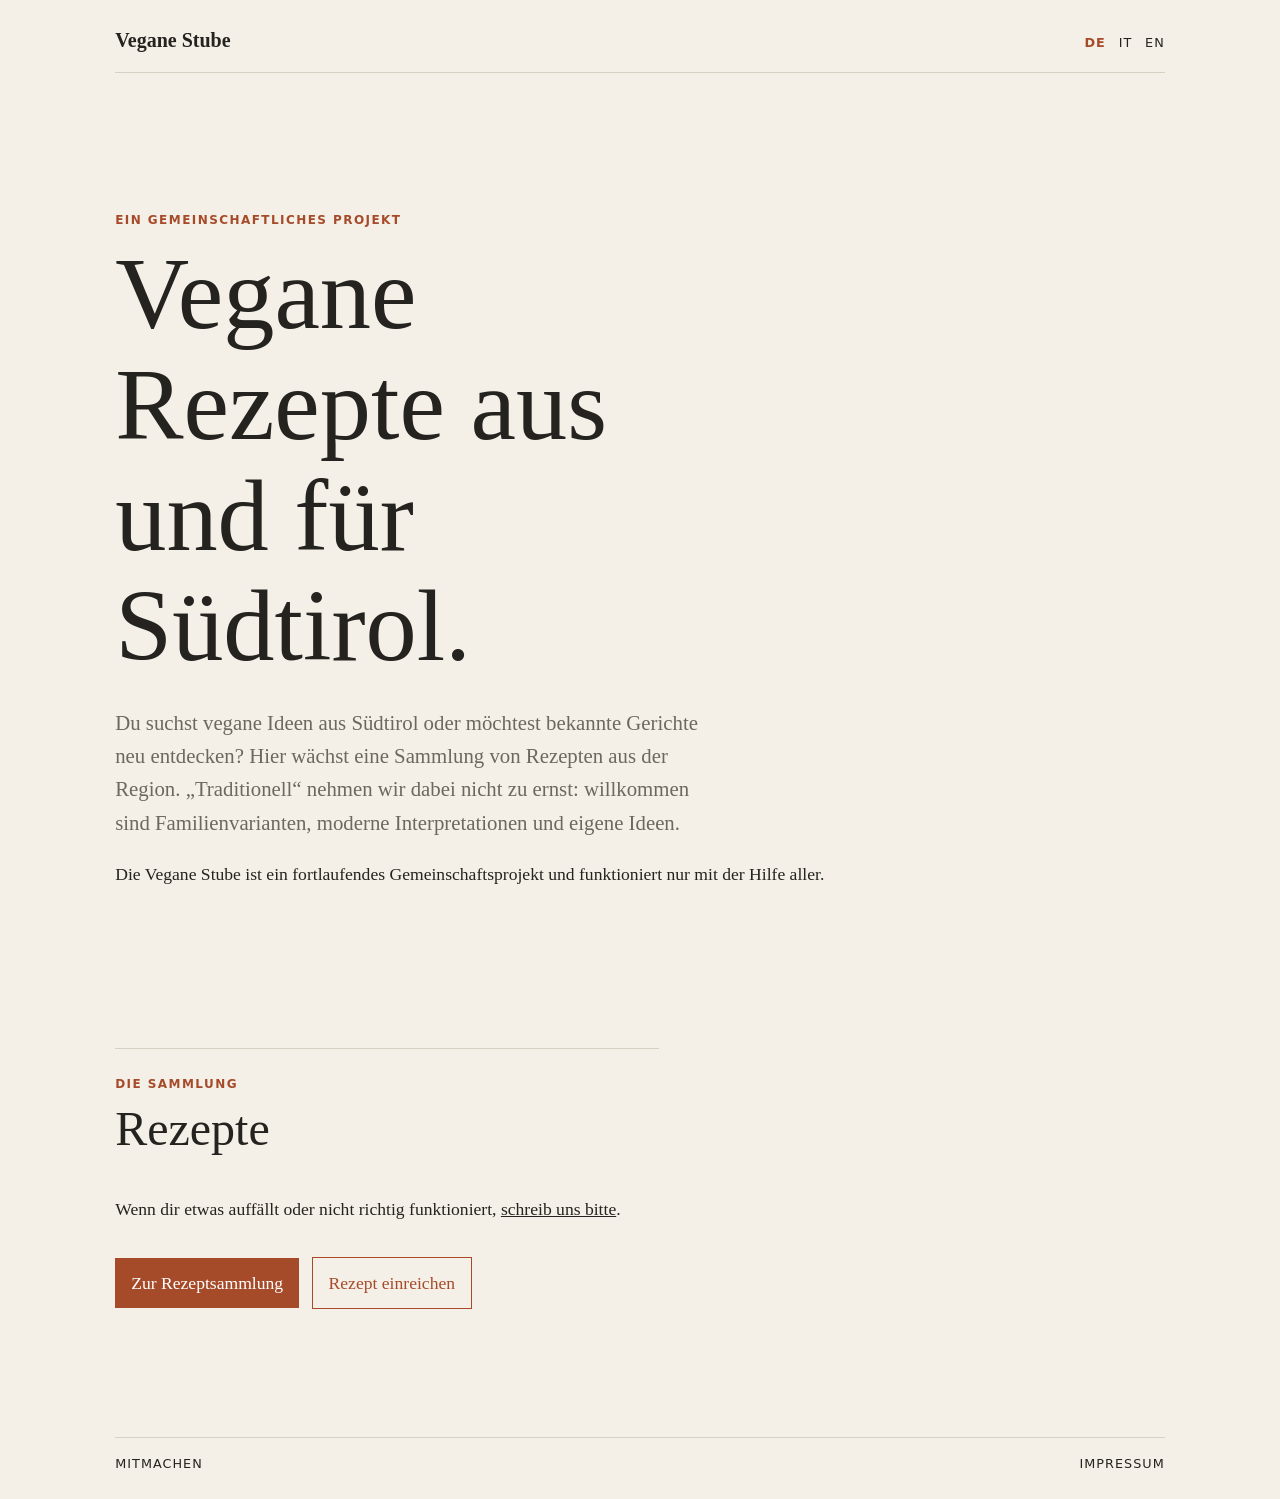
<file: index.html>
<!doctype html>
<html lang="de">
<head>
  <meta charset="utf-8">
  <meta name="viewport" content="width=device-width, initial-scale=1">
  <meta name="description" content="Vegane Rezepte, inspiriert von Südtirol. Ein gemeinschaftliches Projekt.">
  <title>Vegane Stube</title>
  <link rel="stylesheet" href="assets/site.css?v=3">
</head>
<body>
  <header class="site-header">
    <a class="site-title" href="./">Vegane Stube</a>
    <nav aria-label="Sprache">
      <a href="./" aria-current="page">DE</a>
      <a href="it/">IT</a>
      <a href="en/">EN</a>
    </nav>
  </header>

  <main>
    <section class="hero">
      <p class="eyebrow">Ein gemeinschaftliches Projekt</p>
      <h1>Vegane Rezepte aus und für Südtirol.</h1>
      <p class="intro">Du suchst vegane Ideen aus Südtirol oder möchtest bekannte Gerichte neu entdecken? Hier wächst eine Sammlung von Rezepten aus der Region. „Traditionell“ nehmen wir dabei nicht zu ernst: willkommen sind Familienvarianten, moderne Interpretationen und eigene Ideen.</p>
      <p>Die Vegane Stube ist ein fortlaufendes Gemeinschaftsprojekt und funktioniert nur mit der Hilfe aller.</p>
    </section>

    <section class="section" aria-labelledby="recipes-heading">
      <div class="section-heading">
        <p class="eyebrow">Die Sammlung</p>
        <h2 id="recipes-heading">Rezepte</h2>
      </div>
      <p>Wenn dir etwas auffällt oder nicht richtig funktioniert, <a href="mailto:vegane.stube@gmail.com">schreib uns bitte</a>.</p>
      <a class="button" href="de/rezepte/">Zur Rezeptsammlung</a>
      <a class="button button-secondary" href="de/mitmachen/">Rezept einreichen</a>
    </section>
  </main>

  <footer class="site-footer"><a href="de/mitmachen/">Mitmachen</a><a href="de/impressum/">Impressum</a></footer>
</body>
</html>
</file>
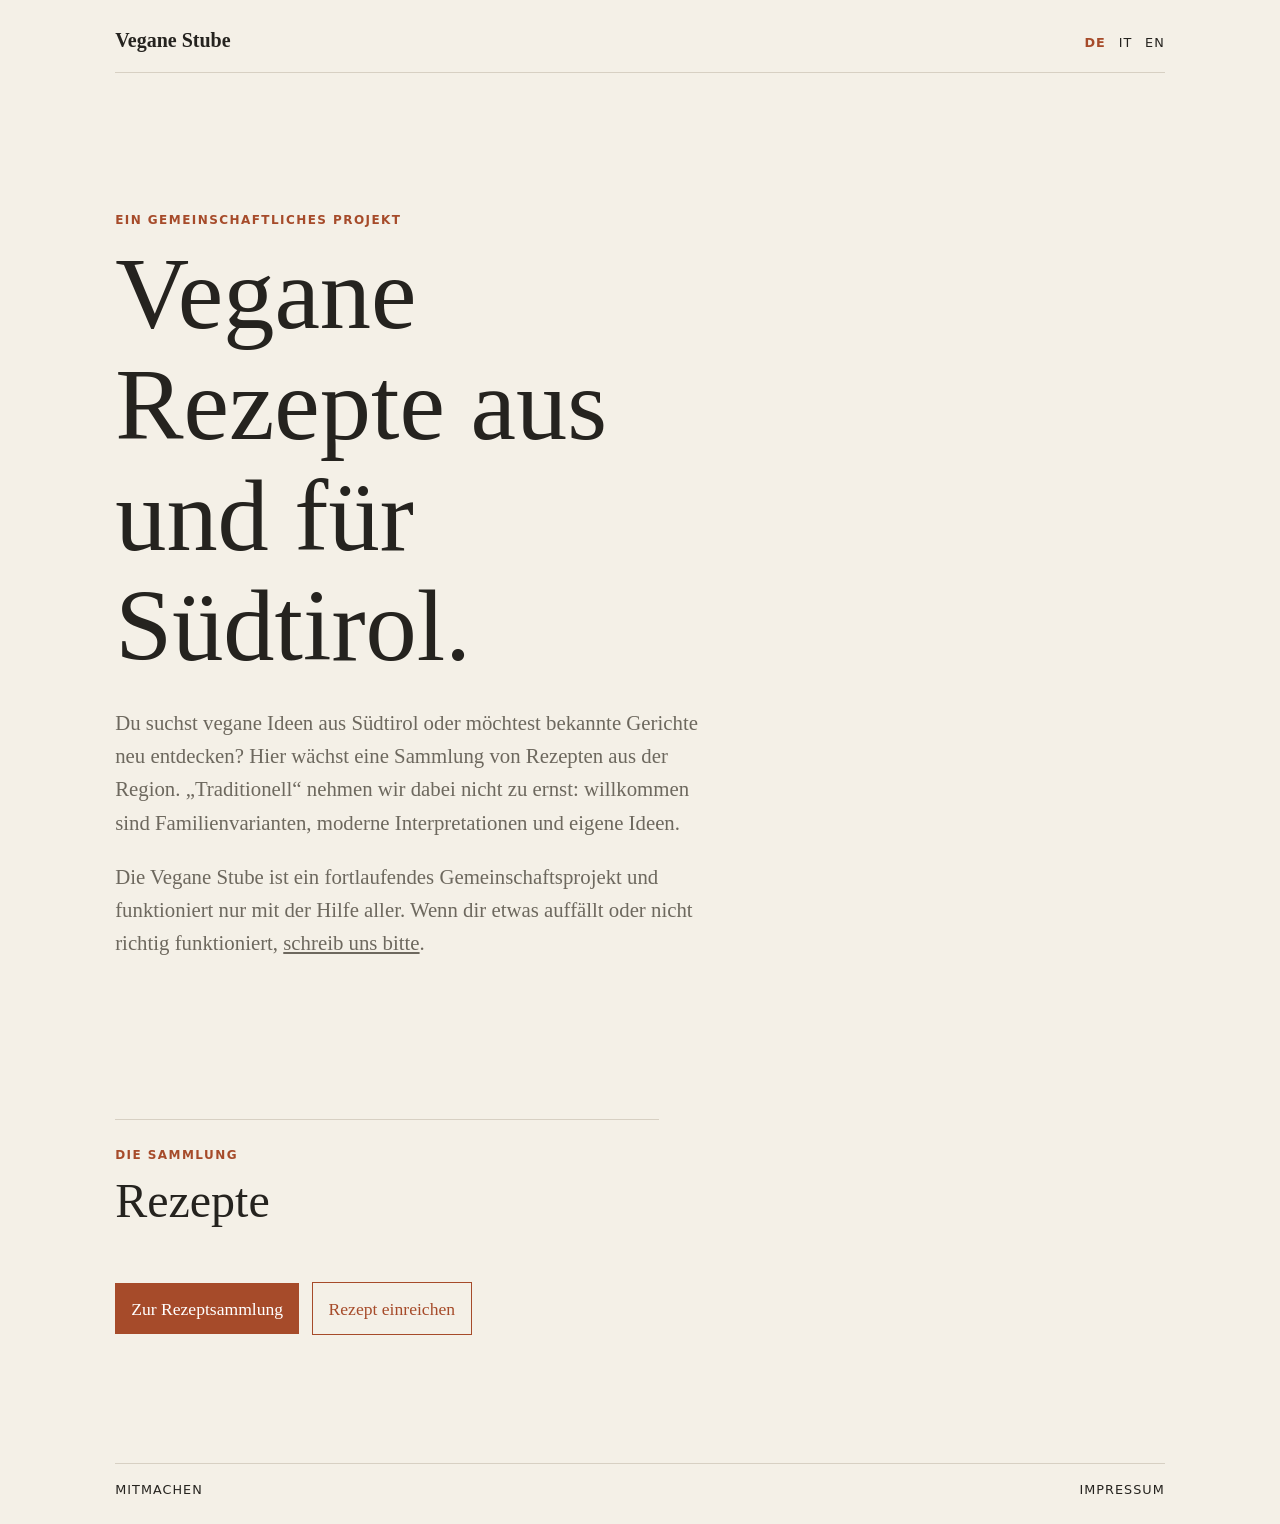
<file: de/index.html>
<!doctype html>
<html lang="de">
<head>
  <meta charset="utf-8">
  <meta name="viewport" content="width=device-width, initial-scale=1">
  <meta name="description" content="Vegane Rezepte, inspiriert von Südtirol. Ein gemeinschaftliches Projekt.">
  <title>Vegane Stube</title>
  <link rel="stylesheet" href="../assets/site.css?v=3">
</head>
<body>
  <header class="site-header">
    <a class="site-title" href="../">Vegane Stube</a>
    <nav aria-label="Sprache">
      <a href="../" aria-current="page">DE</a>
      <a href="../it/">IT</a>
      <a href="../en/">EN</a>
    </nav>
  </header>
  <main>
    <section class="hero">
      <p class="eyebrow">Ein gemeinschaftliches Projekt</p>
      <h1>Vegane Rezepte aus und für Südtirol.</h1>
      <p class="intro">Du suchst vegane Ideen aus Südtirol oder möchtest bekannte Gerichte neu entdecken? Hier wächst eine Sammlung von Rezepten aus der Region. „Traditionell“ nehmen wir dabei nicht zu ernst: willkommen sind Familienvarianten, moderne Interpretationen und eigene Ideen.</p>
      <p class="intro">Die Vegane Stube ist ein fortlaufendes Gemeinschaftsprojekt und funktioniert nur mit der Hilfe aller. Wenn dir etwas auffällt oder nicht richtig funktioniert, <a href="mailto:vegane.stube@gmail.com">schreib uns bitte</a>.</p>
    </section>
    <section class="section" aria-labelledby="recipes-heading">
      <div class="section-heading">
        <p class="eyebrow">Die Sammlung</p>
        <h2 id="recipes-heading">Rezepte</h2>
      </div>
      <a class="button" href="rezepte/">Zur Rezeptsammlung</a>
      <a class="button button-secondary" href="mitmachen/">Rezept einreichen</a>
    </section>
  </main>
  <footer class="site-footer"><a href="mitmachen/">Mitmachen</a><a href="impressum/">Impressum</a></footer>
</body>
</html>
</file>
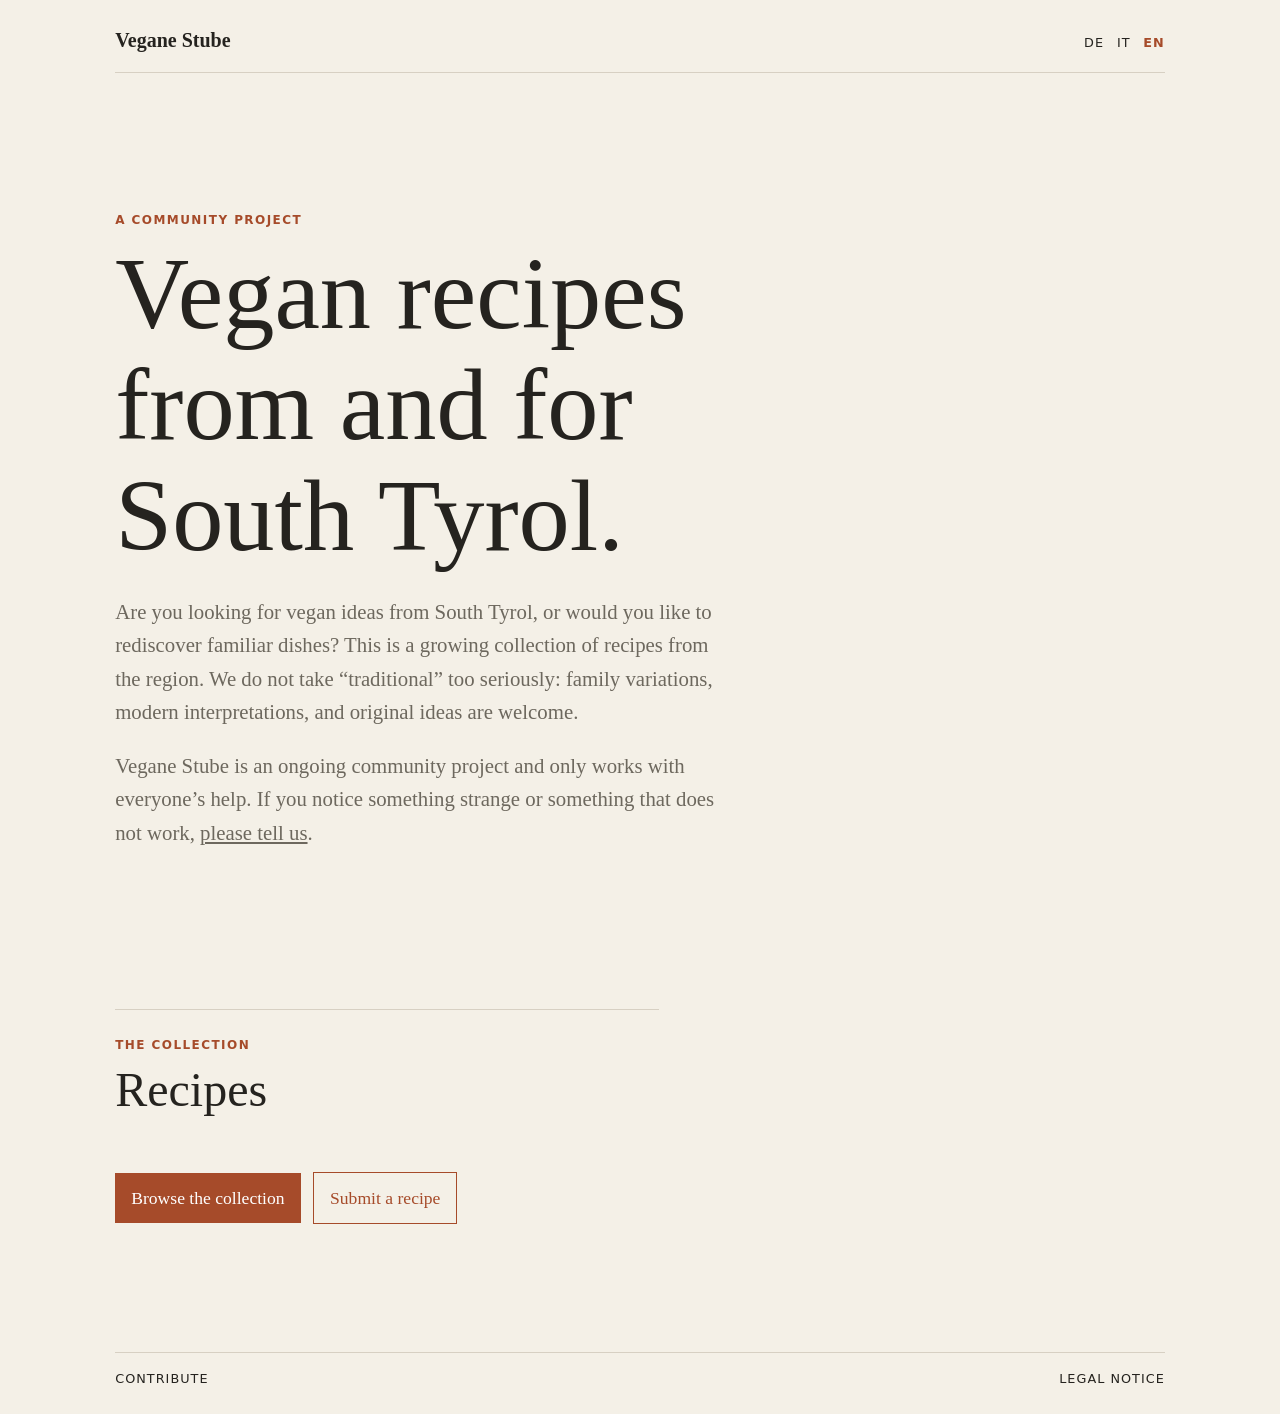
<file: en/index.html>
<!doctype html>
<html lang="en">
<head>
  <meta charset="utf-8">
  <meta name="viewport" content="width=device-width, initial-scale=1">
  <title>Vegane Stube</title>
  <link rel="stylesheet" href="../assets/site.css?v=3">
</head>
<body>
  <header class="site-header">
    <a class="site-title" href="../">Vegane Stube</a>
    <nav aria-label="Language">
      <a href="../de/">DE</a>
      <a href="../it/">IT</a>
      <a href="../en/" aria-current="page">EN</a>
    </nav>
  </header>
  <main>
    <section class="hero">
      <p class="eyebrow">A community project</p>
      <h1>Vegan recipes from and for South Tyrol.</h1>
      <p class="intro">Are you looking for vegan ideas from South Tyrol, or would you like to rediscover familiar dishes? This is a growing collection of recipes from the region. We do not take “traditional” too seriously: family variations, modern interpretations, and original ideas are welcome.</p>
      <p class="intro">Vegane Stube is an ongoing community project and only works with everyone’s help. If you notice something strange or something that does not work, <a href="mailto:vegane.stube@gmail.com">please tell us</a>.</p>
    </section>
    <section class="section">
      <div class="section-heading">
        <p class="eyebrow">The collection</p>
        <h2>Recipes</h2>
      </div>
      <a class="button" href="recipes/">Browse the collection</a>
      <a class="button button-secondary" href="contribute/">Submit a recipe</a>
    </section>
  </main>
  <footer class="site-footer"><a href="contribute/">Contribute</a><a href="legal/">Legal notice</a></footer>
</body>
</html>
</file>
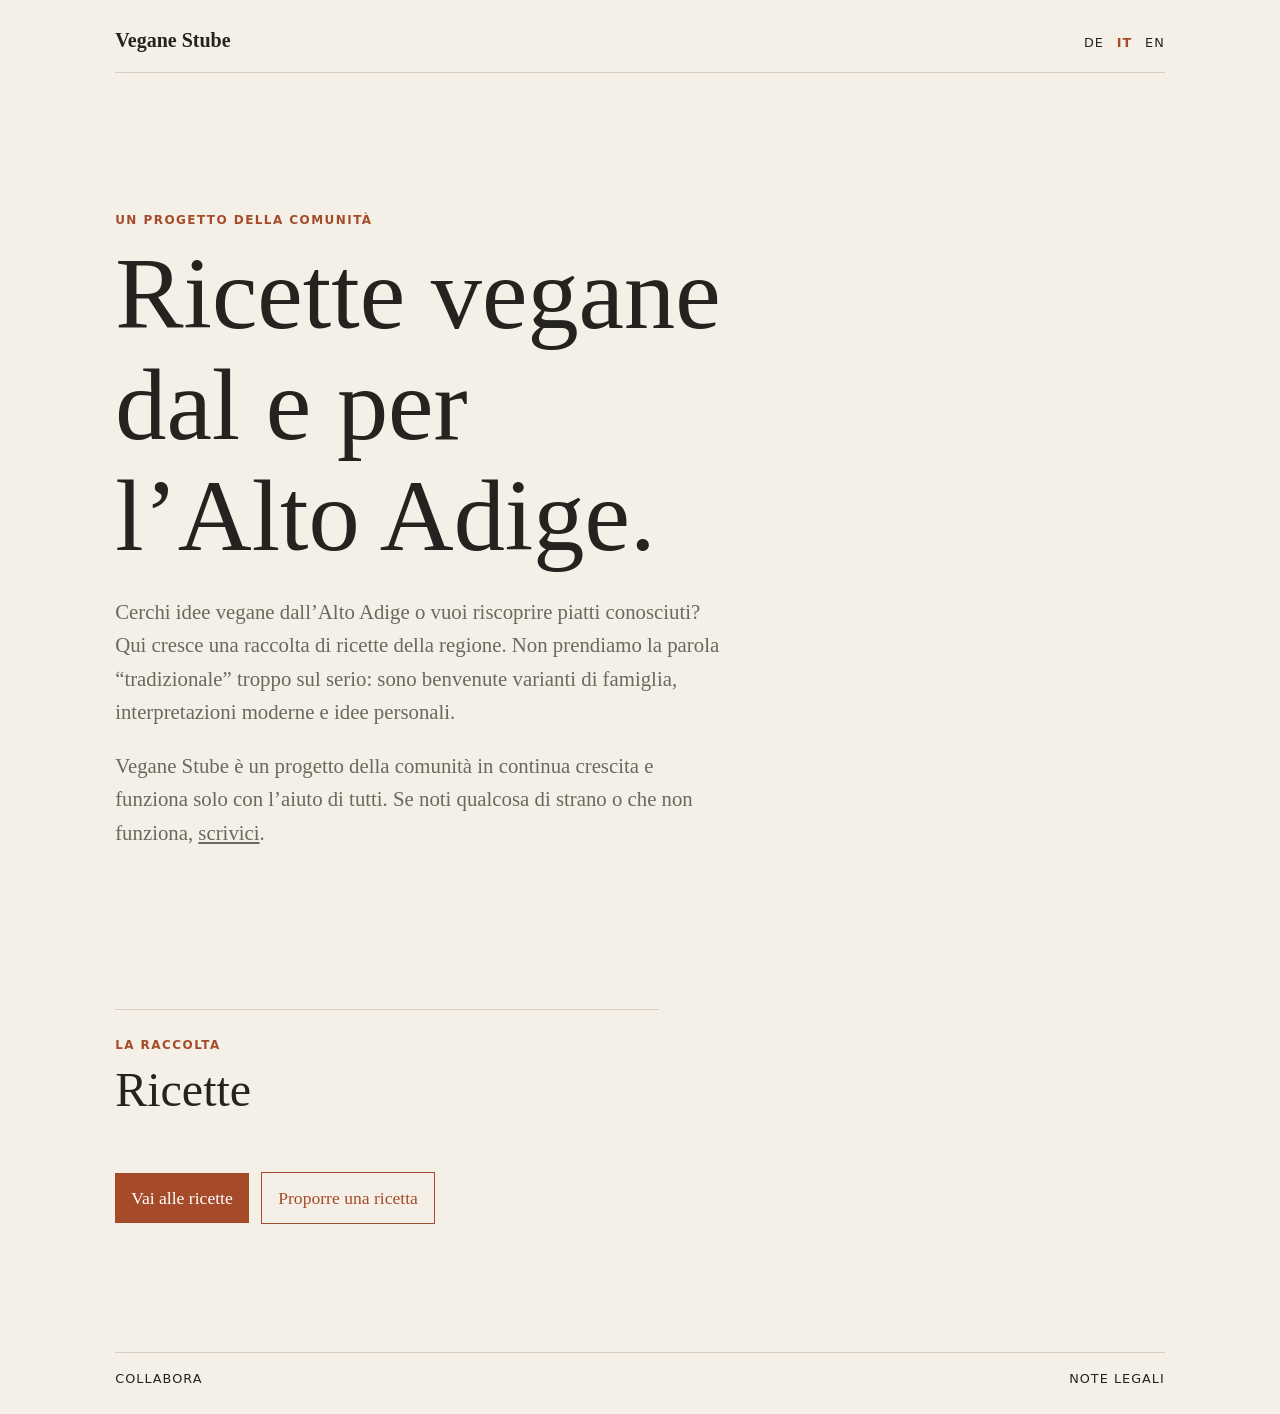
<file: it/index.html>
<!doctype html>
<html lang="it">
<head>
  <meta charset="utf-8">
  <meta name="viewport" content="width=device-width, initial-scale=1">
  <title>Vegane Stube</title>
  <link rel="stylesheet" href="../assets/site.css?v=3">
</head>
<body>
  <header class="site-header">
    <a class="site-title" href="../">Vegane Stube</a>
    <nav aria-label="Lingua">
      <a href="../de/">DE</a>
      <a href="../it/" aria-current="page">IT</a>
      <a href="../en/">EN</a>
    </nav>
  </header>
  <main>
    <section class="hero">
      <p class="eyebrow">Un progetto della comunità</p>
      <h1>Ricette vegane dal e per l’Alto Adige.</h1>
      <p class="intro">Cerchi idee vegane dall’Alto Adige o vuoi riscoprire piatti conosciuti? Qui cresce una raccolta di ricette della regione. Non prendiamo la parola “tradizionale” troppo sul serio: sono benvenute varianti di famiglia, interpretazioni moderne e idee personali.</p>
      <p class="intro">Vegane Stube è un progetto della comunità in continua crescita e funziona solo con l’aiuto di tutti. Se noti qualcosa di strano o che non funziona, <a href="mailto:vegane.stube@gmail.com">scrivici</a>.</p>
    </section>
    <section class="section">
      <div class="section-heading">
        <p class="eyebrow">La raccolta</p>
        <h2>Ricette</h2>
      </div>
      <a class="button" href="ricette/">Vai alle ricette</a>
      <a class="button button-secondary" href="mitmachen/">Proporre una ricetta</a>
    </section>
  </main>
  <footer class="site-footer"><a href="mitmachen/">Collabora</a><a href="legal/">Note legali</a></footer>
</body>
</html>
</file>
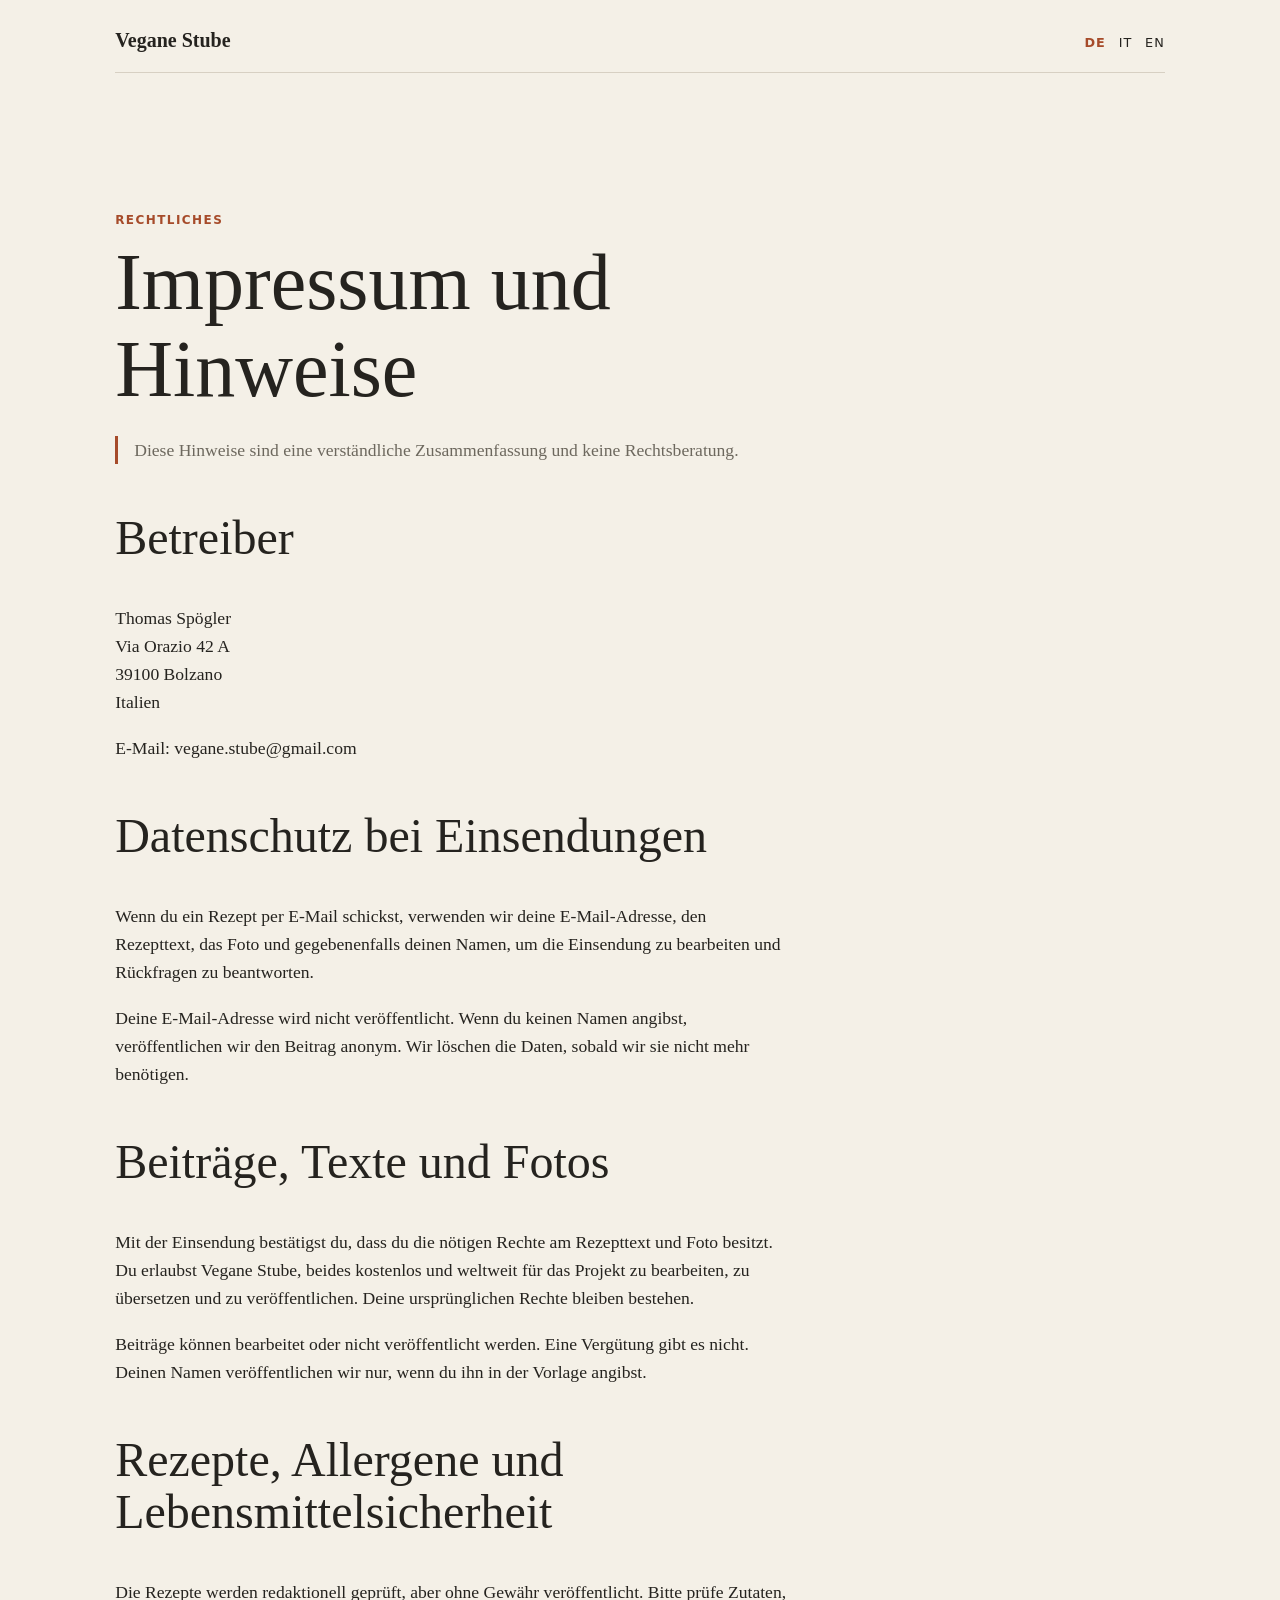
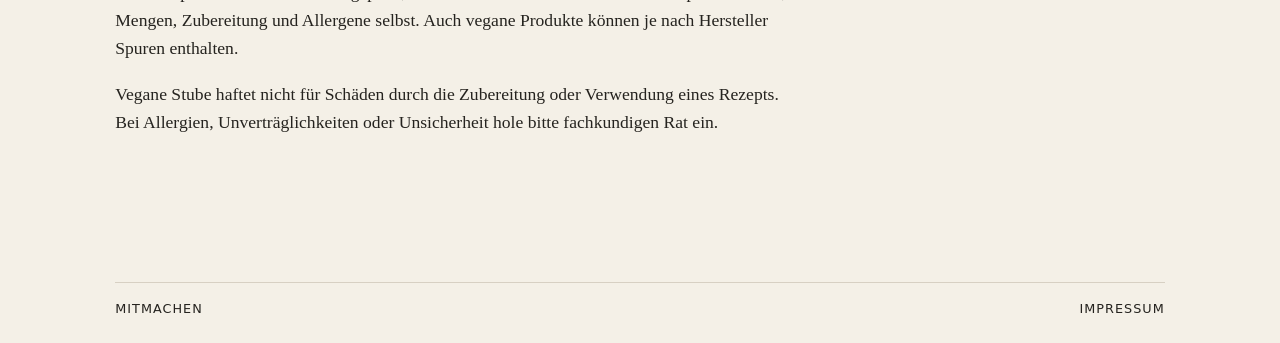
<file: de/impressum/index.html>
<!doctype html>
<html lang="de">
<head>
  <meta charset="utf-8">
  <meta name="viewport" content="width=device-width, initial-scale=1">
  <title>Impressum – Vegane Stube</title>
  <link rel="stylesheet" href="../../assets/site.css?v=3">
</head>
<body>
  <header class="site-header"><a class="site-title" href="../../">Vegane Stube</a><nav aria-label="Sprache"><a href="./" aria-current="page">DE</a><a href="../../it/legal/">IT</a><a href="../../en/legal/">EN</a></nav></header>
  <main class="page">
    <p class="eyebrow">Rechtliches</p>
    <h1>Impressum und Hinweise</h1>
    <p class="notice">Diese Hinweise sind eine verständliche Zusammenfassung und keine Rechtsberatung.</p>
    <h2>Betreiber</h2>
    <p>Thomas Spögler<br>Via Orazio 42 A<br>39100 Bolzano<br>Italien</p>
    <p>E-Mail: vegane.stube@gmail.com</p>
    <h2>Datenschutz bei Einsendungen</h2>
    <p>Wenn du ein Rezept per E-Mail schickst, verwenden wir deine E-Mail-Adresse, den Rezepttext, das Foto und gegebenenfalls deinen Namen, um die Einsendung zu bearbeiten und Rückfragen zu beantworten.</p>
    <p>Deine E-Mail-Adresse wird nicht veröffentlicht. Wenn du keinen Namen angibst, veröffentlichen wir den Beitrag anonym. Wir löschen die Daten, sobald wir sie nicht mehr benötigen.</p>
    <h2>Beiträge, Texte und Fotos</h2>
    <p>Mit der Einsendung bestätigst du, dass du die nötigen Rechte am Rezepttext und Foto besitzt. Du erlaubst Vegane Stube, beides kostenlos und weltweit für das Projekt zu bearbeiten, zu übersetzen und zu veröffentlichen. Deine ursprünglichen Rechte bleiben bestehen.</p>
    <p>Beiträge können bearbeitet oder nicht veröffentlicht werden. Eine Vergütung gibt es nicht. Deinen Namen veröffentlichen wir nur, wenn du ihn in der Vorlage angibst.</p>
    <h2>Rezepte, Allergene und Lebensmittelsicherheit</h2>
    <p>Die Rezepte werden redaktionell geprüft, aber ohne Gewähr veröffentlicht. Bitte prüfe Zutaten, Mengen, Zubereitung und Allergene selbst. Auch vegane Produkte können je nach Hersteller Spuren enthalten.</p>
    <p>Vegane Stube haftet nicht für Schäden durch die Zubereitung oder Verwendung eines Rezepts. Bei Allergien, Unverträglichkeiten oder Unsicherheit hole bitte fachkundigen Rat ein.</p>
  </main>
  <footer class="site-footer"><a href="../mitmachen/">Mitmachen</a><a href="./">Impressum</a></footer>
</body>
</html>
</file>
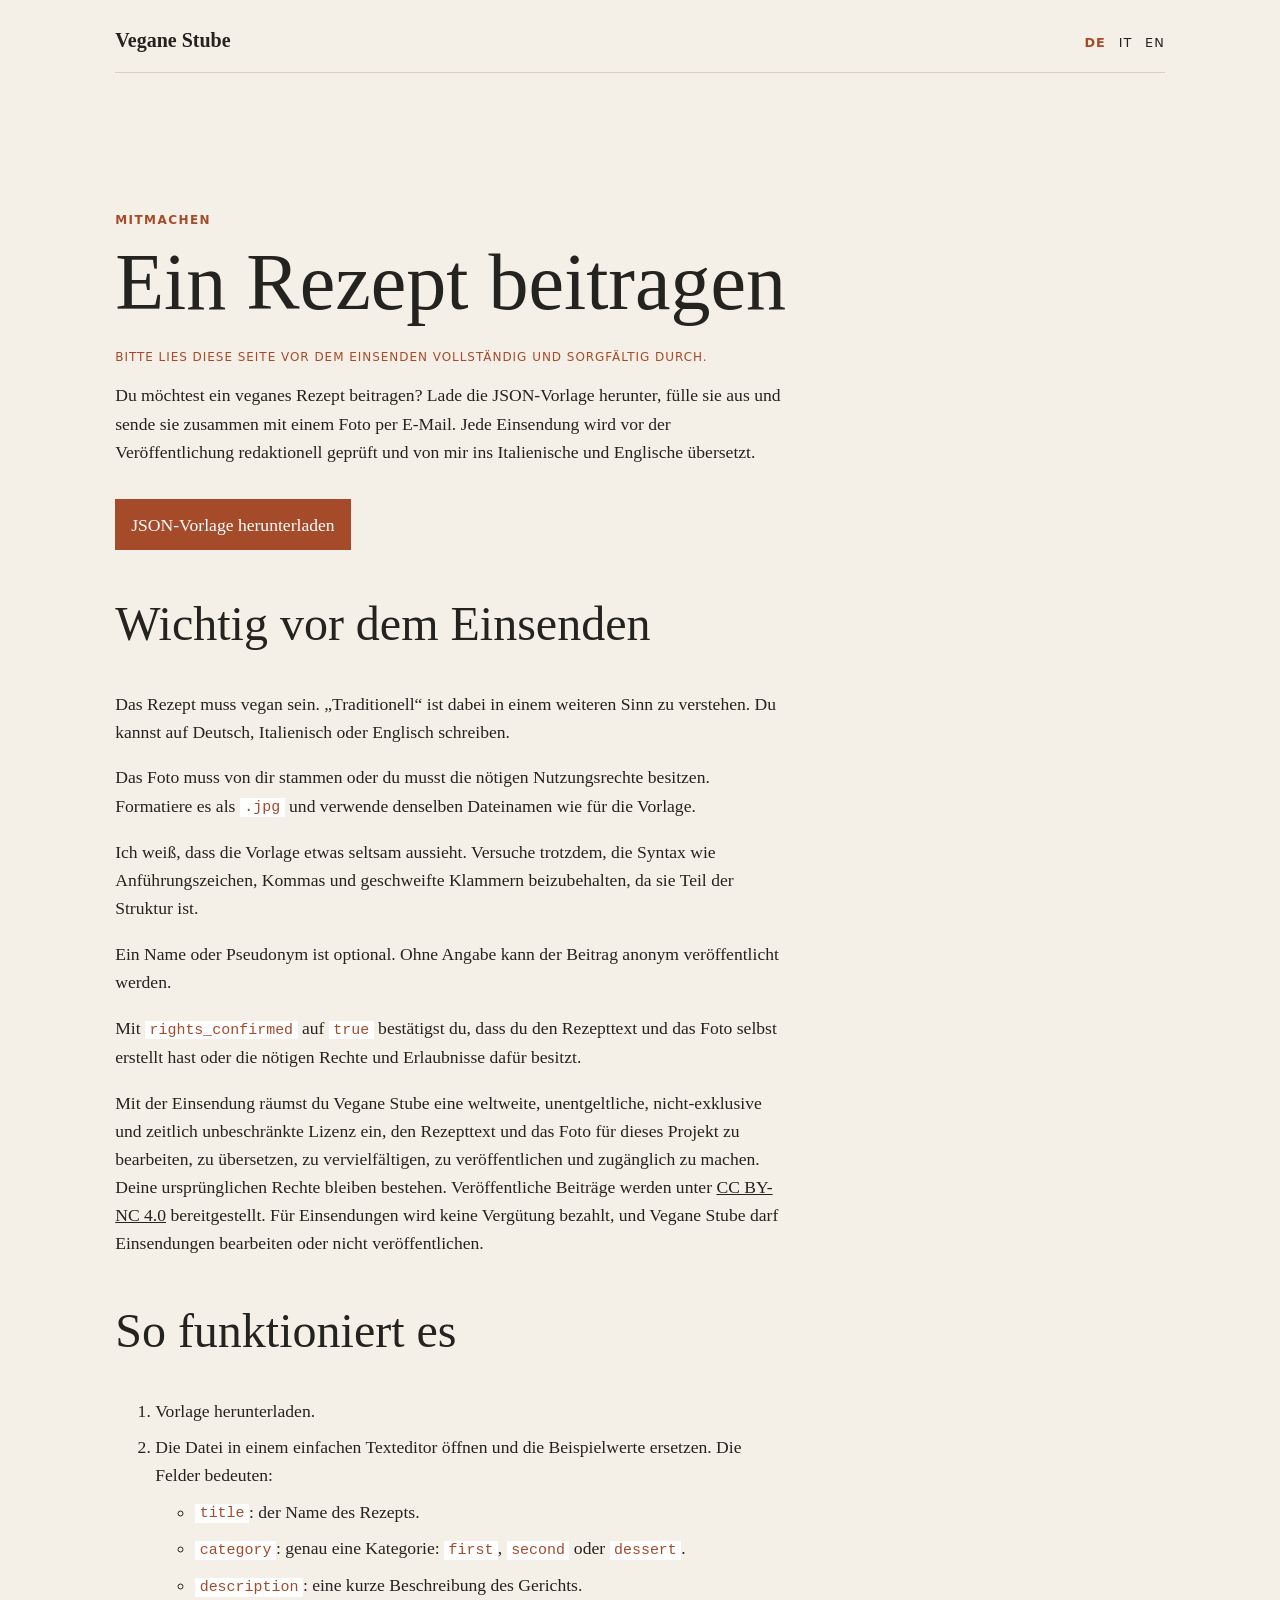
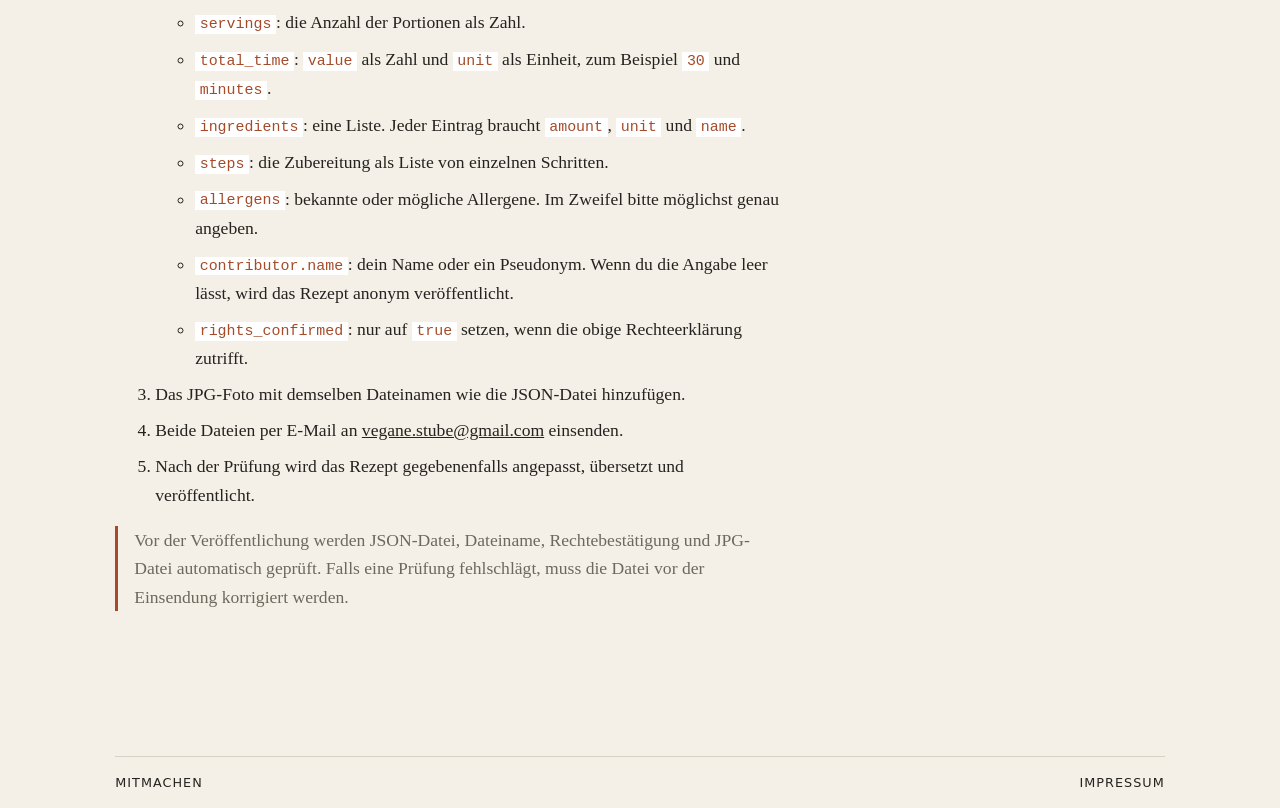
<file: de/mitmachen/index.html>
<!doctype html>
<html lang="de">
<head>
  <meta charset="utf-8">
  <meta name="viewport" content="width=device-width, initial-scale=1">
  <title>Mitmachen – Vegane Stube</title>
  <link rel="stylesheet" href="../../assets/site.css?v=3">
</head>
<body>
  <header class="site-header">
    <a class="site-title" href="../../">Vegane Stube</a>
    <nav aria-label="Sprache"><a href="../../" aria-current="page">DE</a><a href="../../it/mitmachen/">IT</a><a href="../../en/contribute/">EN</a></nav>
  </header>
  <main class="page">
    <p class="eyebrow">Mitmachen</p>
    <h1>Ein Rezept beitragen</h1>
    <p class="guide-warning">Bitte lies diese Seite vor dem Einsenden vollständig und sorgfältig durch.</p>
    <p>Du möchtest ein veganes Rezept beitragen? Lade die JSON-Vorlage herunter, fülle sie aus und sende sie zusammen mit einem Foto per E-Mail. Jede Einsendung wird vor der Veröffentlichung redaktionell geprüft und von mir ins Italienische und Englische übersetzt.</p>
    <a class="button" href="../../template/recipe.json" download>JSON-Vorlage herunterladen</a>
    <h2>Wichtig vor dem Einsenden</h2>
    <p>Das Rezept muss vegan sein. „Traditionell“ ist dabei in einem weiteren Sinn zu verstehen. Du kannst auf Deutsch, Italienisch oder Englisch schreiben.</p>
    <p>Das Foto muss von dir stammen oder du musst die nötigen Nutzungsrechte besitzen. Formatiere es als <code>.jpg</code> und verwende denselben Dateinamen wie für die Vorlage.</p>
    <p>Ich weiß, dass die Vorlage etwas seltsam aussieht. Versuche trotzdem, die Syntax wie Anführungszeichen, Kommas und geschweifte Klammern beizubehalten, da sie Teil der Struktur ist.</p>
    <p>Ein Name oder Pseudonym ist optional. Ohne Angabe kann der Beitrag anonym veröffentlicht werden.</p>
    <p>Mit <code>rights_confirmed</code> auf <code>true</code> bestätigst du, dass du den Rezepttext und das Foto selbst erstellt hast oder die nötigen Rechte und Erlaubnisse dafür besitzt.</p>
    <p>Mit der Einsendung räumst du Vegane Stube eine weltweite, unentgeltliche, nicht-exklusive und zeitlich unbeschränkte Lizenz ein, den Rezepttext und das Foto für dieses Projekt zu bearbeiten, zu übersetzen, zu vervielfältigen, zu veröffentlichen und zugänglich zu machen. Deine ursprünglichen Rechte bleiben bestehen. Veröffentliche Beiträge werden unter <a href="../../CONTENT-LICENSE.md">CC BY-NC 4.0</a> bereitgestellt. Für Einsendungen wird keine Vergütung bezahlt, und Vegane Stube darf Einsendungen bearbeiten oder nicht veröffentlichen.</p>
    <h2>So funktioniert es</h2>
    <ol>
      <li>Vorlage herunterladen.</li>
      <li>Die Datei in einem einfachen Texteditor öffnen und die Beispielwerte ersetzen. Die Felder bedeuten:
        <ul>
          <li><code>title</code>: der Name des Rezepts.</li>
          <li><code>category</code>: genau eine Kategorie: <code>first</code>, <code>second</code> oder <code>dessert</code>.</li>
          <li><code>description</code>: eine kurze Beschreibung des Gerichts.</li>
          <li><code>servings</code>: die Anzahl der Portionen als Zahl.</li>
          <li><code>total_time</code>: <code>value</code> als Zahl und <code>unit</code> als Einheit, zum Beispiel <code>30</code> und <code>minutes</code>.</li>
          <li><code>ingredients</code>: eine Liste. Jeder Eintrag braucht <code>amount</code>, <code>unit</code> und <code>name</code>.</li>
          <li><code>steps</code>: die Zubereitung als Liste von einzelnen Schritten.</li>
          <li><code>allergens</code>: bekannte oder mögliche Allergene. Im Zweifel bitte möglichst genau angeben.</li>
          <li><code>contributor.name</code>: dein Name oder ein Pseudonym. Wenn du die Angabe leer lässt, wird das Rezept anonym veröffentlicht.</li>
          <li><code>rights_confirmed</code>: nur auf <code>true</code> setzen, wenn die obige Rechteerklärung zutrifft.</li>
        </ul>
      </li>
      <li>Das JPG-Foto mit demselben Dateinamen wie die JSON-Datei hinzufügen.</li>
      <li>Beide Dateien per E-Mail an <a href="mailto:vegane.stube@gmail.com">vegane.stube@gmail.com</a> einsenden.</li>
      <li>Nach der Prüfung wird das Rezept gegebenenfalls angepasst, übersetzt und veröffentlicht.</li>
    </ol>
    <p class="notice">Vor der Veröffentlichung werden JSON-Datei, Dateiname, Rechtebestätigung und JPG-Datei automatisch geprüft. Falls eine Prüfung fehlschlägt, muss die Datei vor der Einsendung korrigiert werden.</p>
  </main>
  <footer class="site-footer"><a href="../mitmachen/">Mitmachen</a><a href="../impressum/">Impressum</a></footer>
</body>
</html>
</file>
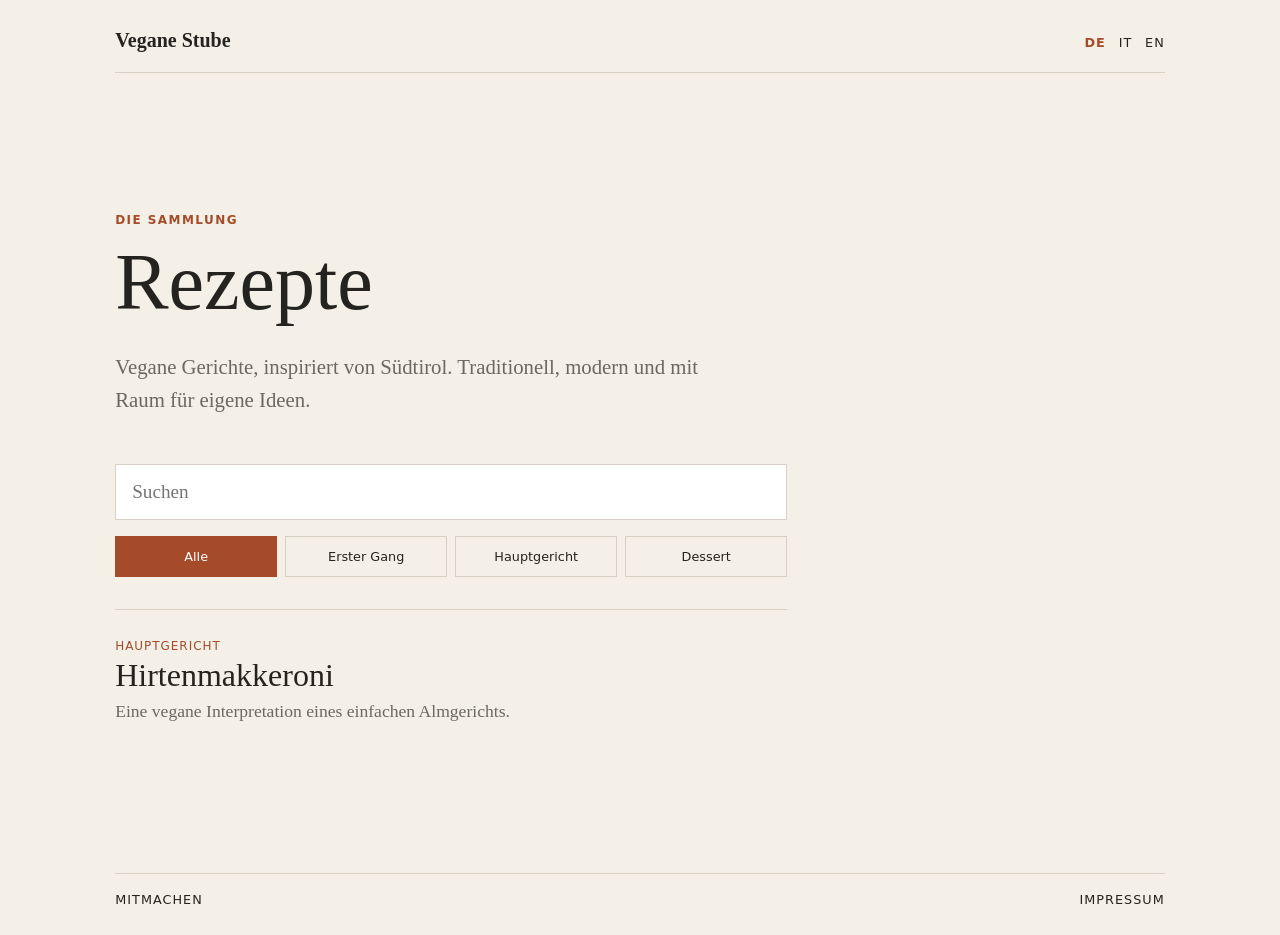
<file: de/rezepte/index.html>
<!doctype html>
<html lang="de">
<head>
  <meta charset="utf-8">
  <meta name="viewport" content="width=device-width, initial-scale=1">
  <meta name="description" content="Vegane Gerichte, inspiriert von Südtirol. Traditionell, modern und mit Raum für eigene Ideen.">
  <title>Rezepte – Vegane Stube</title>
  <link rel="stylesheet" href="../../assets/site.css?v=3">
</head>
<body>
  <header class="site-header"><a class="site-title" href="../../de/">Vegane Stube</a><nav aria-label="Sprache"><a href="../../de/rezepte/" aria-current="page">DE</a><a href="../../it/ricette/">IT</a><a href="../../en/recipes/">EN</a></nav></header>
  <main class="page" data-collection-page>
    <p class="eyebrow">Die Sammlung</p>
    <h1>Rezepte</h1>
    <p class="intro">Vegane Gerichte, inspiriert von Südtirol. Traditionell, modern und mit Raum für eigene Ideen.</p>
    <div class="collection-tools">
      <input id="recipe-search" type="search" aria-label="Nach Titel suchen" placeholder="Suchen" autocomplete="off">
      <div class="category-filters" role="group" aria-label="Kategorien filtern">
        <button type="button" class="filter-button is-active" data-category-filter="all">Alle</button>
        <button type="button" class="filter-button" data-category-filter="first">Erster Gang</button>
        <button type="button" class="filter-button" data-category-filter="second">Hauptgericht</button>
        <button type="button" class="filter-button" data-category-filter="dessert">Dessert</button>
      </div>
      <p class="filter-empty" hidden>Keine passenden Rezepte.</p>
    </div>
    <div class="recipe-list">
      <a class="recipe-card" data-category="second" data-title="hirtenmakkeroni" href="?recipe=hirtenmakkeroni">
        <span class="recipe-meta">Hauptgericht</span>
        <h2>Hirtenmakkeroni</h2>
        <p>Eine vegane Interpretation eines einfachen Almgerichts.</p>
      </a></div>
  </main>
  <main class="page" data-recipe-page hidden>
    <a class="back-link" href="./">← Zur Rezeptsammlung</a>
    <p class="eyebrow" data-category></p>
    <h1 data-title></h1>
    <img class="recipe-image" data-recipe-image hidden>
    <p class="recipe-intro" data-description></p>
    <p class="recipe-meta" data-contributor></p>
    <p class="recipe-meta">Für <span data-servings></span> · <span data-time></span></p>
    <p class="recipe-note"><strong>Allergene:</strong> Soja und Gluten können je nach verwendeten Produkten enthalten sein. Zutaten bitte immer prüfen.</p>
    <div class="recipe-layout"><section><h2>Zutaten</h2><ul data-ingredients></ul><h2>Zubereitung</h2><ol data-steps></ol></section></div>
  </main>
  <p class="page notice" data-error hidden>Das Rezept konnte nicht geladen werden.</p>
  <footer class="site-footer"><a href="../../de/mitmachen/">Mitmachen</a><a href="../../de/impressum/">Impressum</a></footer>
  <script src="../../assets/collection.js?v=1"></script>
  <script src="../../assets/recipe.js?v=10"></script>
</body>
</html>
</file>
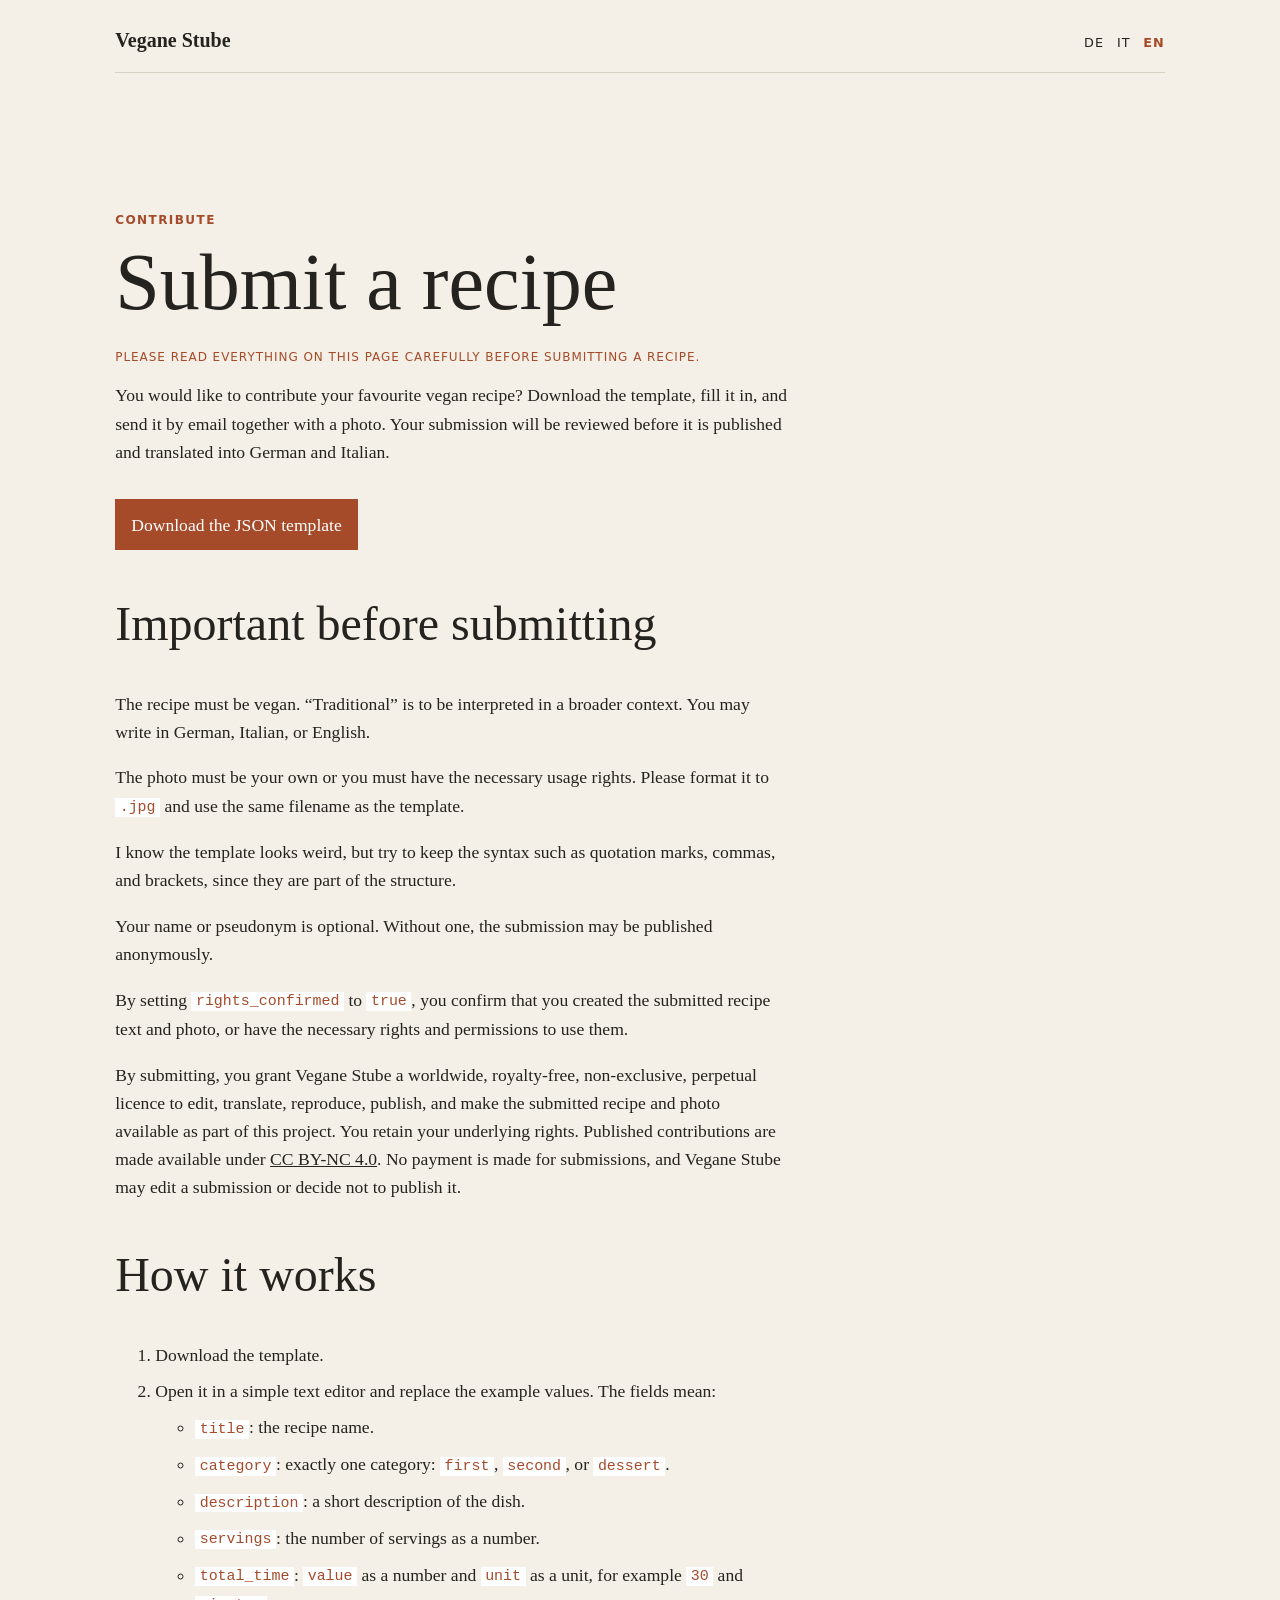
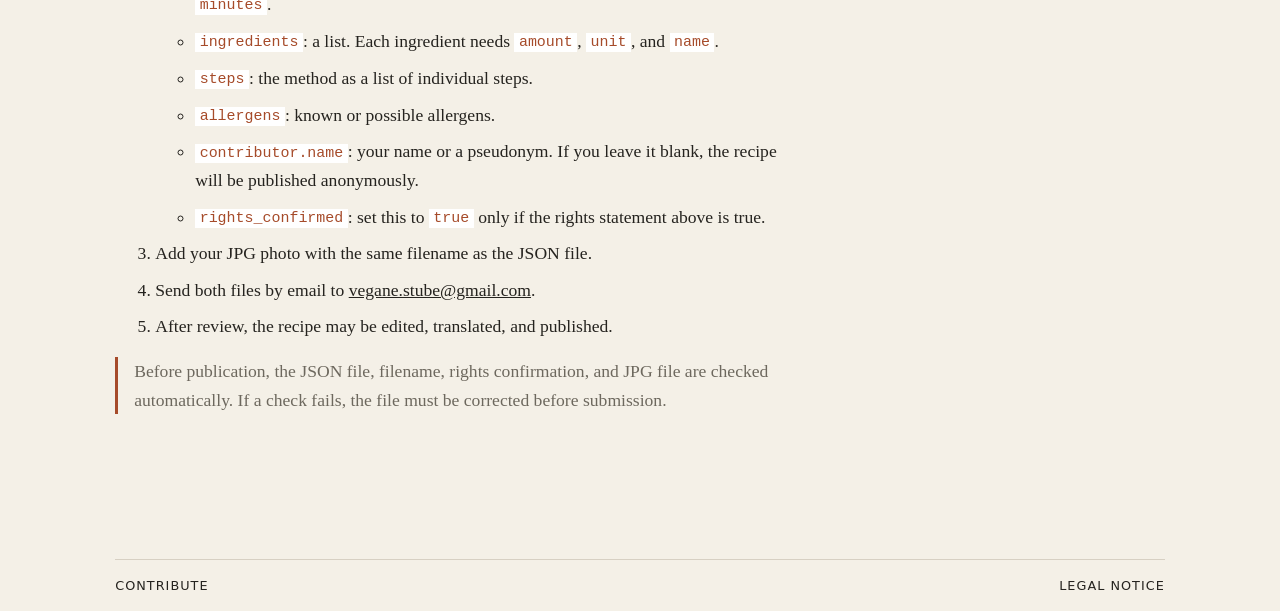
<file: en/contribute/index.html>
<!doctype html>
<html lang="en">
<head>
  <meta charset="utf-8">
  <meta name="viewport" content="width=device-width, initial-scale=1">
  <title>Contribute – Vegane Stube</title>
  <link rel="stylesheet" href="../../assets/site.css?v=3">
</head>
<body>
  <header class="site-header">
    <a class="site-title" href="../../en/">Vegane Stube</a>
    <nav aria-label="Language"><a href="../../de/mitmachen/">DE</a><a href="../../it/mitmachen/">IT</a><a href="./" aria-current="page">EN</a></nav>
  </header>
  <main class="page">
    <p class="eyebrow">Contribute</p>
    <h1>Submit a recipe</h1>
    <p class="guide-warning">Please read everything on this page carefully before submitting a recipe.</p>
    <p>You would like to contribute your favourite vegan recipe? Download the template, fill it in, and send it by email together with a photo. Your submission will be reviewed before it is published and translated into German and Italian.</p>
    <a class="button" href="../../template/recipe.json" download>Download the JSON template</a>
    <h2>Important before submitting</h2>
    <p>The recipe must be vegan. “Traditional” is to be interpreted in a broader context. You may write in German, Italian, or English.</p>
    <p>The photo must be your own or you must have the necessary usage rights. Please format it to <code>.jpg</code> and use the same filename as the template.</p>
    <p>I know the template looks weird, but try to keep the syntax such as quotation marks, commas, and brackets, since they are part of the structure.</p>
    <p>Your name or pseudonym is optional. Without one, the submission may be published anonymously.</p>
    <p>By setting <code>rights_confirmed</code> to <code>true</code>, you confirm that you created the submitted recipe text and photo, or have the necessary rights and permissions to use them.</p>
    <p>By submitting, you grant Vegane Stube a worldwide, royalty-free, non-exclusive, perpetual licence to edit, translate, reproduce, publish, and make the submitted recipe and photo available as part of this project. You retain your underlying rights. Published contributions are made available under <a href="../../CONTENT-LICENSE.md">CC BY-NC 4.0</a>. No payment is made for submissions, and Vegane Stube may edit a submission or decide not to publish it.</p>
    <h2>How it works</h2>
    <ol>
      <li>Download the template.</li>
      <li>Open it in a simple text editor and replace the example values. The fields mean:
        <ul>
          <li><code>title</code>: the recipe name.</li>
          <li><code>category</code>: exactly one category: <code>first</code>, <code>second</code>, or <code>dessert</code>.</li>
          <li><code>description</code>: a short description of the dish.</li>
          <li><code>servings</code>: the number of servings as a number.</li>
          <li><code>total_time</code>: <code>value</code> as a number and <code>unit</code> as a unit, for example <code>30</code> and <code>minutes</code>.</li>
          <li><code>ingredients</code>: a list. Each ingredient needs <code>amount</code>, <code>unit</code>, and <code>name</code>.</li>
          <li><code>steps</code>: the method as a list of individual steps.</li>
          <li><code>allergens</code>: known or possible allergens.</li>
          <li><code>contributor.name</code>: your name or a pseudonym. If you leave it blank, the recipe will be published anonymously.</li>
          <li><code>rights_confirmed</code>: set this to <code>true</code> only if the rights statement above is true.</li>
        </ul>
      </li>
      <li>Add your JPG photo with the same filename as the JSON file.</li>
      <li>Send both files by email to <a href="mailto:vegane.stube@gmail.com">vegane.stube@gmail.com</a>.</li>
      <li>After review, the recipe may be edited, translated, and published.</li>
    </ol>
    <p class="notice">Before publication, the JSON file, filename, rights confirmation, and JPG file are checked automatically. If a check fails, the file must be corrected before submission.</p>
  </main>
  <footer class="site-footer"><a href="./">Contribute</a><a href="../legal/">Legal notice</a></footer>
</body>
</html>
</file>
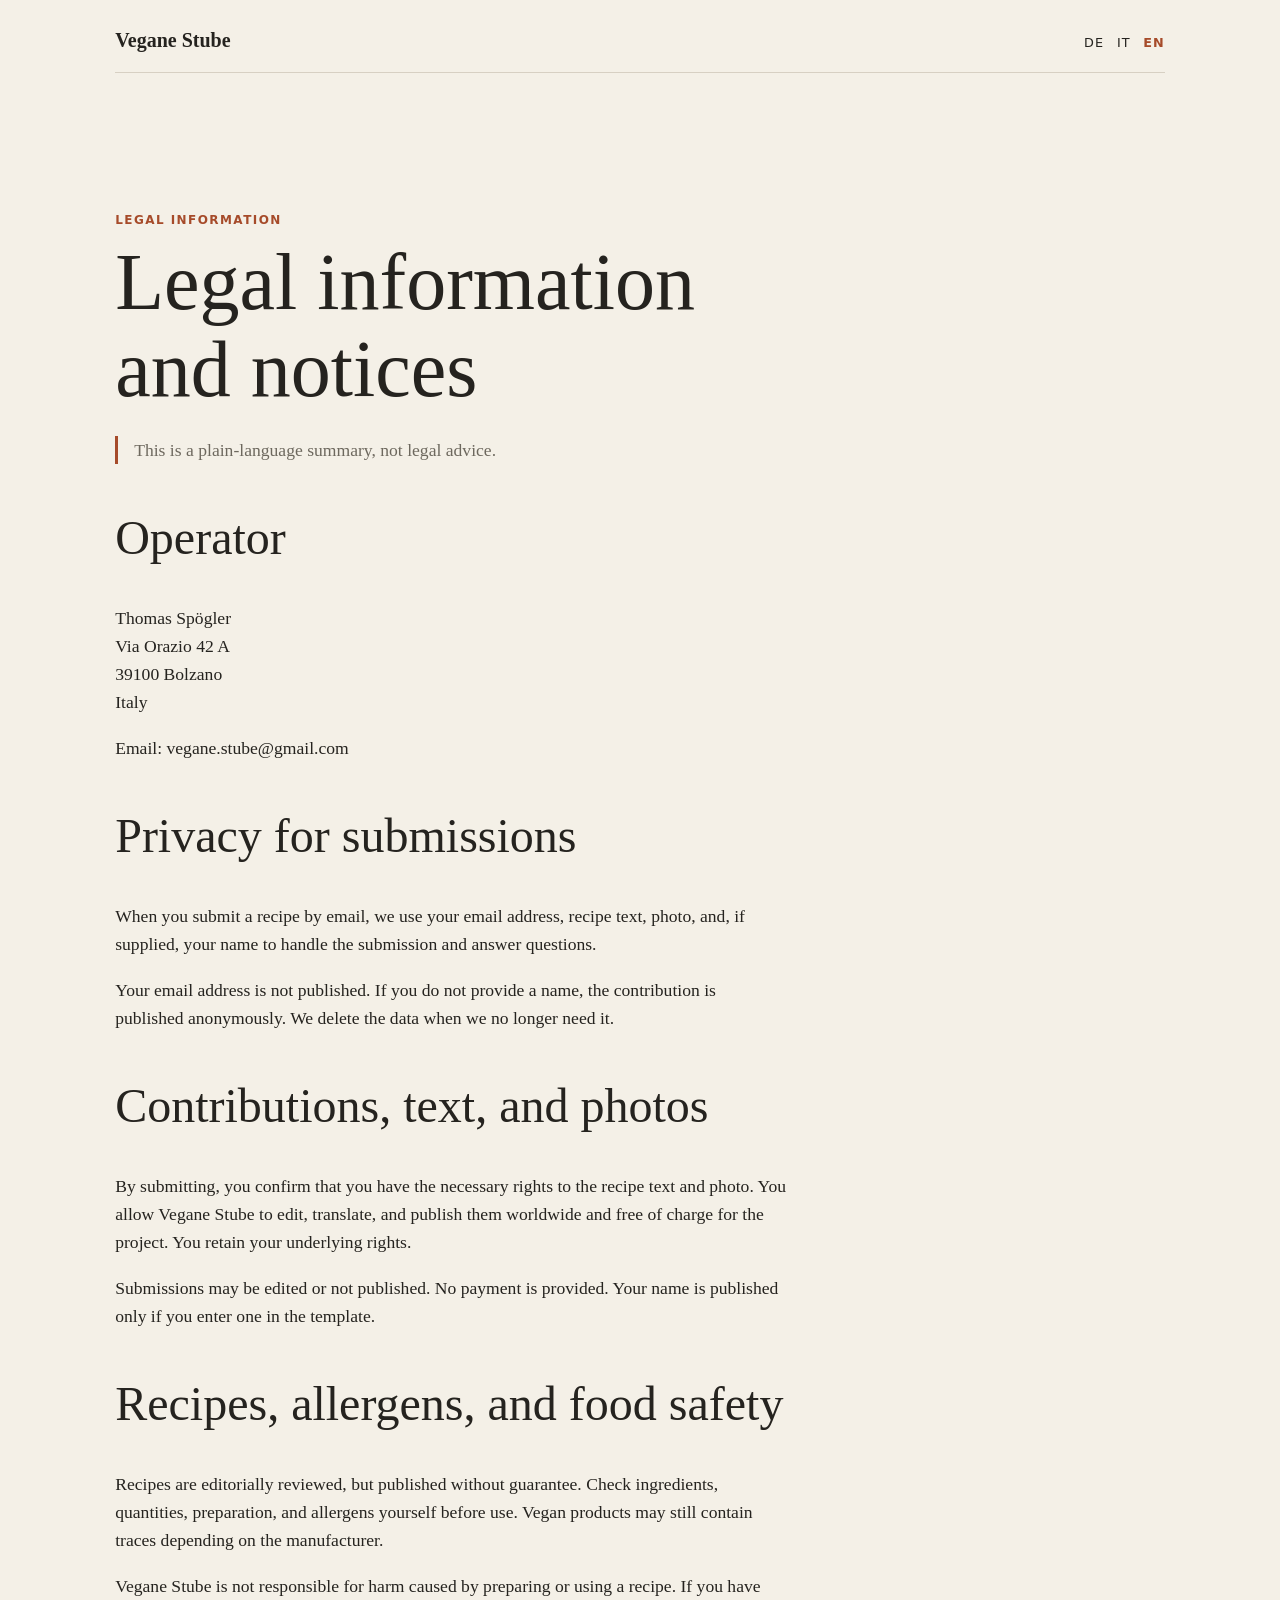
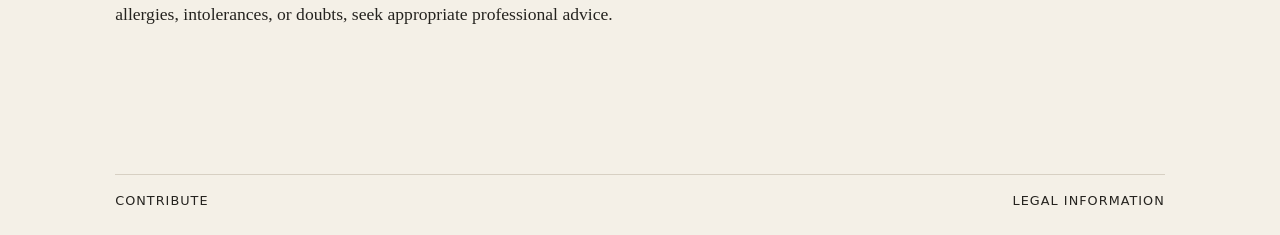
<file: en/legal/index.html>
<!doctype html>
<html lang="en">
<head>
  <meta charset="utf-8">
  <meta name="viewport" content="width=device-width, initial-scale=1">
  <title>Legal information – Vegane Stube</title>
  <link rel="stylesheet" href="../../assets/site.css?v=3">
</head>
<body>
  <header class="site-header"><a class="site-title" href="../../en/">Vegane Stube</a><nav aria-label="Language"><a href="../../de/impressum/">DE</a><a href="../../it/legal/">IT</a><a href="./" aria-current="page">EN</a></nav></header>
  <main class="page">
    <p class="eyebrow">Legal information</p>
    <h1>Legal information and notices</h1>
    <p class="notice">This is a plain-language summary, not legal advice.</p>
    <h2>Operator</h2>
    <p>Thomas Spögler<br>Via Orazio 42 A<br>39100 Bolzano<br>Italy</p>
    <p>Email: vegane.stube@gmail.com</p>
    <h2>Privacy for submissions</h2>
    <p>When you submit a recipe by email, we use your email address, recipe text, photo, and, if supplied, your name to handle the submission and answer questions.</p>
    <p>Your email address is not published. If you do not provide a name, the contribution is published anonymously. We delete the data when we no longer need it.</p>
    <h2>Contributions, text, and photos</h2>
    <p>By submitting, you confirm that you have the necessary rights to the recipe text and photo. You allow Vegane Stube to edit, translate, and publish them worldwide and free of charge for the project. You retain your underlying rights.</p>
    <p>Submissions may be edited or not published. No payment is provided. Your name is published only if you enter one in the template.</p>
    <h2>Recipes, allergens, and food safety</h2>
    <p>Recipes are editorially reviewed, but published without guarantee. Check ingredients, quantities, preparation, and allergens yourself before use. Vegan products may still contain traces depending on the manufacturer.</p>
    <p>Vegane Stube is not responsible for harm caused by preparing or using a recipe. If you have allergies, intolerances, or doubts, seek appropriate professional advice.</p>
  </main>
  <footer class="site-footer"><a href="../contribute/">Contribute</a><a href="./">Legal information</a></footer>
</body>
</html>
</file>
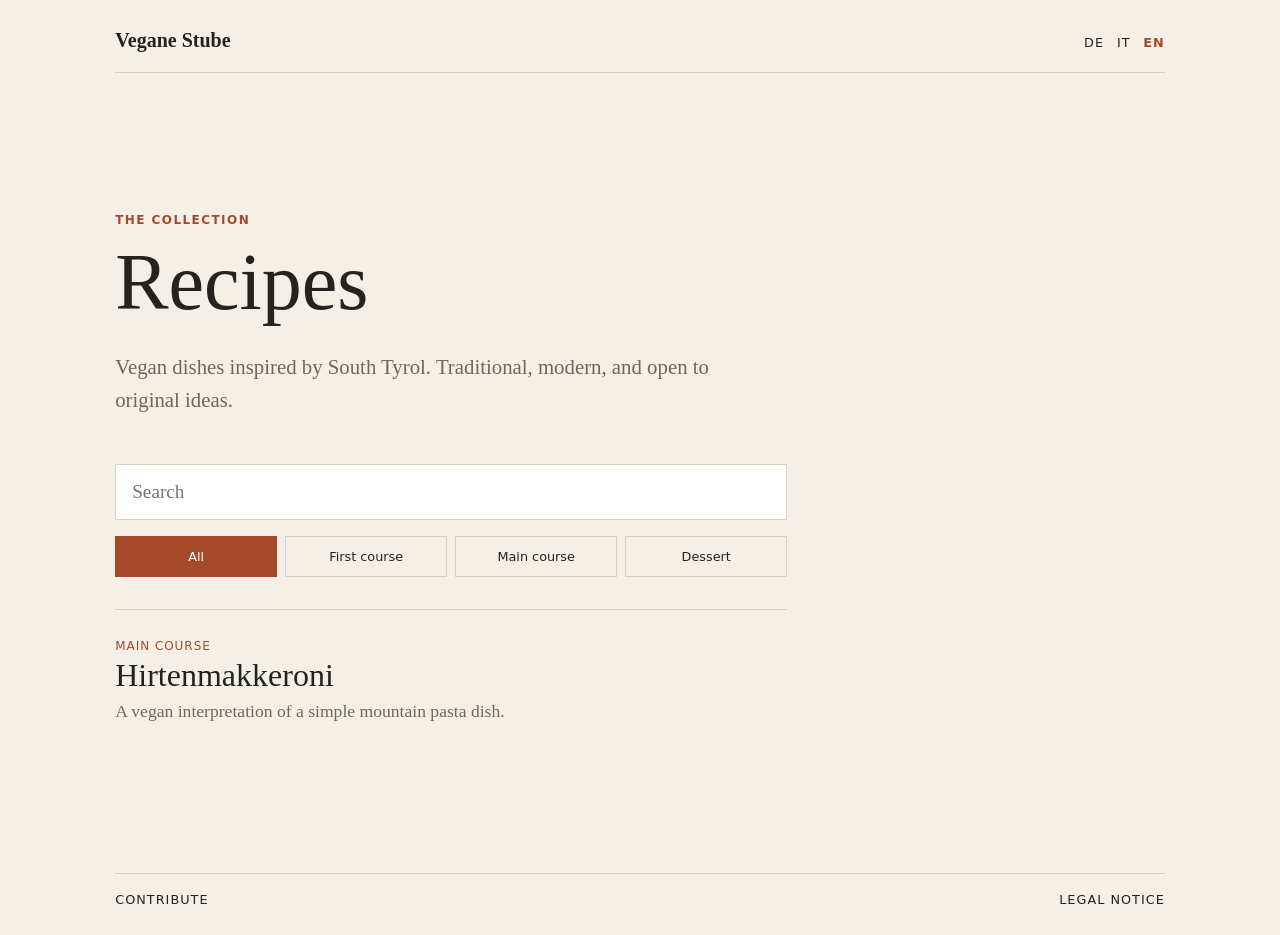
<file: en/recipes/index.html>
<!doctype html>
<html lang="en">
<head>
  <meta charset="utf-8">
  <meta name="viewport" content="width=device-width, initial-scale=1">
  <meta name="description" content="Vegan dishes inspired by South Tyrol. Traditional, modern, and open to original ideas.">
  <title>Recipes – Vegane Stube</title>
  <link rel="stylesheet" href="../../assets/site.css?v=3">
</head>
<body>
  <header class="site-header"><a class="site-title" href="../../en/">Vegane Stube</a><nav aria-label="Language"><a href="../../de/rezepte/">DE</a><a href="../../it/ricette/">IT</a><a href="../../en/recipes/" aria-current="page">EN</a></nav></header>
  <main class="page" data-collection-page>
    <p class="eyebrow">The collection</p>
    <h1>Recipes</h1>
    <p class="intro">Vegan dishes inspired by South Tyrol. Traditional, modern, and open to original ideas.</p>
    <div class="collection-tools">
      <input id="recipe-search" type="search" aria-label="Search by title" placeholder="Search" autocomplete="off">
      <div class="category-filters" role="group" aria-label="Filter by category">
        <button type="button" class="filter-button is-active" data-category-filter="all">All</button>
        <button type="button" class="filter-button" data-category-filter="first">First course</button>
        <button type="button" class="filter-button" data-category-filter="second">Main course</button>
        <button type="button" class="filter-button" data-category-filter="dessert">Dessert</button>
      </div>
      <p class="filter-empty" hidden>No matching recipes.</p>
    </div>
    <div class="recipe-list">
      <a class="recipe-card" data-category="second" data-title="hirtenmakkeroni" href="?recipe=hirtenmakkeroni">
        <span class="recipe-meta">Main course</span>
        <h2>Hirtenmakkeroni</h2>
        <p>A vegan interpretation of a simple mountain pasta dish.</p>
      </a></div>
  </main>
  <main class="page" data-recipe-page hidden>
    <a class="back-link" href="./">← Back to recipes</a>
    <p class="eyebrow" data-category></p>
    <h1 data-title></h1>
    <img class="recipe-image" data-recipe-image hidden>
    <p class="recipe-intro" data-description></p>
    <p class="recipe-meta" data-contributor></p>
    <p class="recipe-meta">Serves <span data-servings></span> · <span data-time></span></p>
    <p class="recipe-note"><strong>Allergens:</strong> Soy and gluten may be present depending on the products used. Always check the ingredients.</p>
    <div class="recipe-layout"><section><h2>Ingredients</h2><ul data-ingredients></ul><h2>Method</h2><ol data-steps></ol></section></div>
  </main>
  <p class="page notice" data-error hidden>The recipe could not be loaded.</p>
  <footer class="site-footer"><a href="../../en/contribute/">Contribute</a><a href="../../en/legal/">Legal notice</a></footer>
  <script src="../../assets/collection.js?v=1"></script>
  <script src="../../assets/recipe.js?v=10"></script>
</body>
</html>
</file>
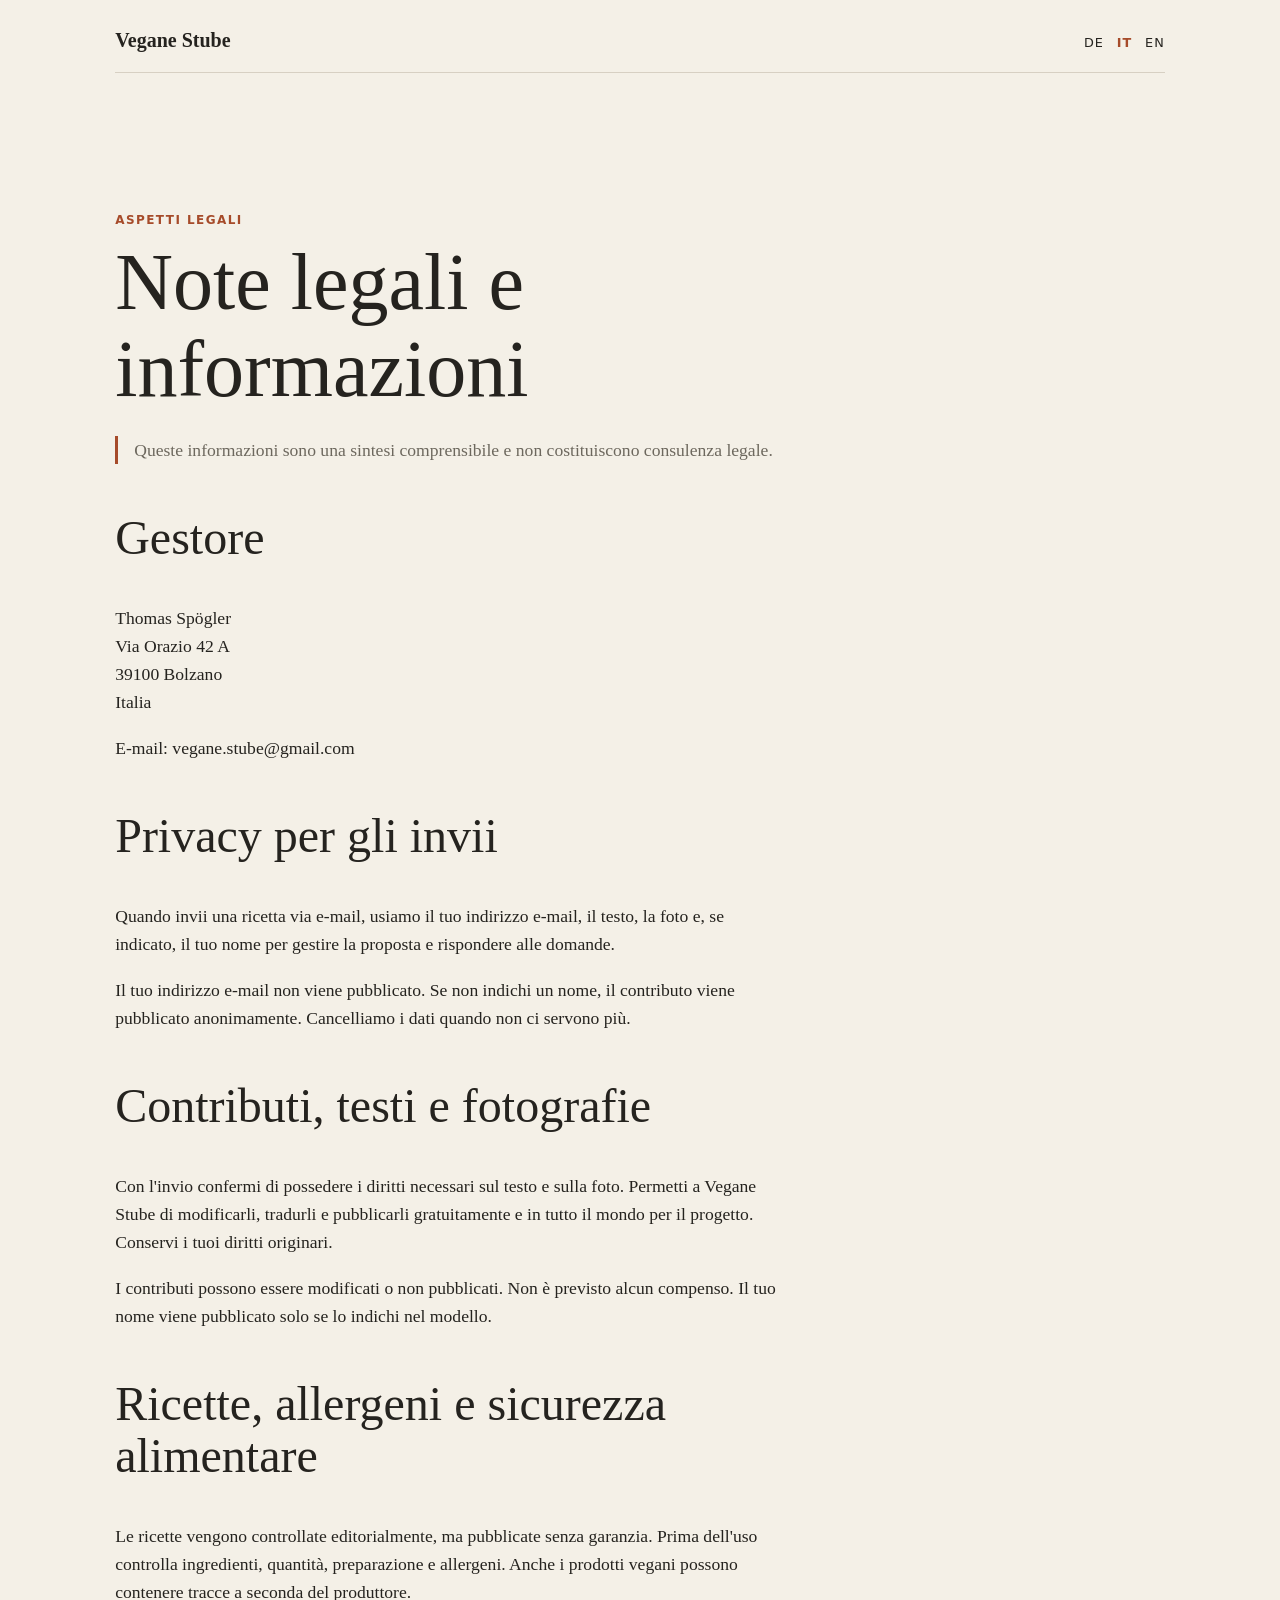
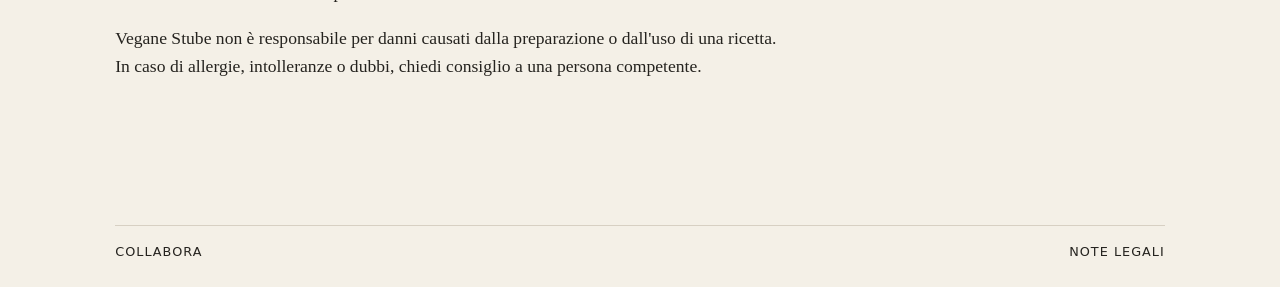
<file: it/legal/index.html>
<!doctype html>
<html lang="it">
<head>
  <meta charset="utf-8">
  <meta name="viewport" content="width=device-width, initial-scale=1">
  <title>Note legali – Vegane Stube</title>
  <link rel="stylesheet" href="../../assets/site.css?v=3">
</head>
<body>
  <header class="site-header"><a class="site-title" href="../../it/">Vegane Stube</a><nav aria-label="Lingua"><a href="../../de/impressum/">DE</a><a href="./" aria-current="page">IT</a><a href="../../en/legal/">EN</a></nav></header>
  <main class="page">
    <p class="eyebrow">Aspetti legali</p>
    <h1>Note legali e informazioni</h1>
    <p class="notice">Queste informazioni sono una sintesi comprensibile e non costituiscono consulenza legale.</p>
    <h2>Gestore</h2>
    <p>Thomas Spögler<br>Via Orazio 42 A<br>39100 Bolzano<br>Italia</p>
    <p>E-mail: vegane.stube@gmail.com</p>
    <h2>Privacy per gli invii</h2>
    <p>Quando invii una ricetta via e-mail, usiamo il tuo indirizzo e-mail, il testo, la foto e, se indicato, il tuo nome per gestire la proposta e rispondere alle domande.</p>
    <p>Il tuo indirizzo e-mail non viene pubblicato. Se non indichi un nome, il contributo viene pubblicato anonimamente. Cancelliamo i dati quando non ci servono più.</p>
    <h2>Contributi, testi e fotografie</h2>
    <p>Con l'invio confermi di possedere i diritti necessari sul testo e sulla foto. Permetti a Vegane Stube di modificarli, tradurli e pubblicarli gratuitamente e in tutto il mondo per il progetto. Conservi i tuoi diritti originari.</p>
    <p>I contributi possono essere modificati o non pubblicati. Non è previsto alcun compenso. Il tuo nome viene pubblicato solo se lo indichi nel modello.</p>
    <h2>Ricette, allergeni e sicurezza alimentare</h2>
    <p>Le ricette vengono controllate editorialmente, ma pubblicate senza garanzia. Prima dell'uso controlla ingredienti, quantità, preparazione e allergeni. Anche i prodotti vegani possono contenere tracce a seconda del produttore.</p>
    <p>Vegane Stube non è responsabile per danni causati dalla preparazione o dall'uso di una ricetta. In caso di allergie, intolleranze o dubbi, chiedi consiglio a una persona competente.</p>
  </main>
  <footer class="site-footer"><a href="../mitmachen/">Collabora</a><a href="./">Note legali</a></footer>
</body>
</html>
</file>
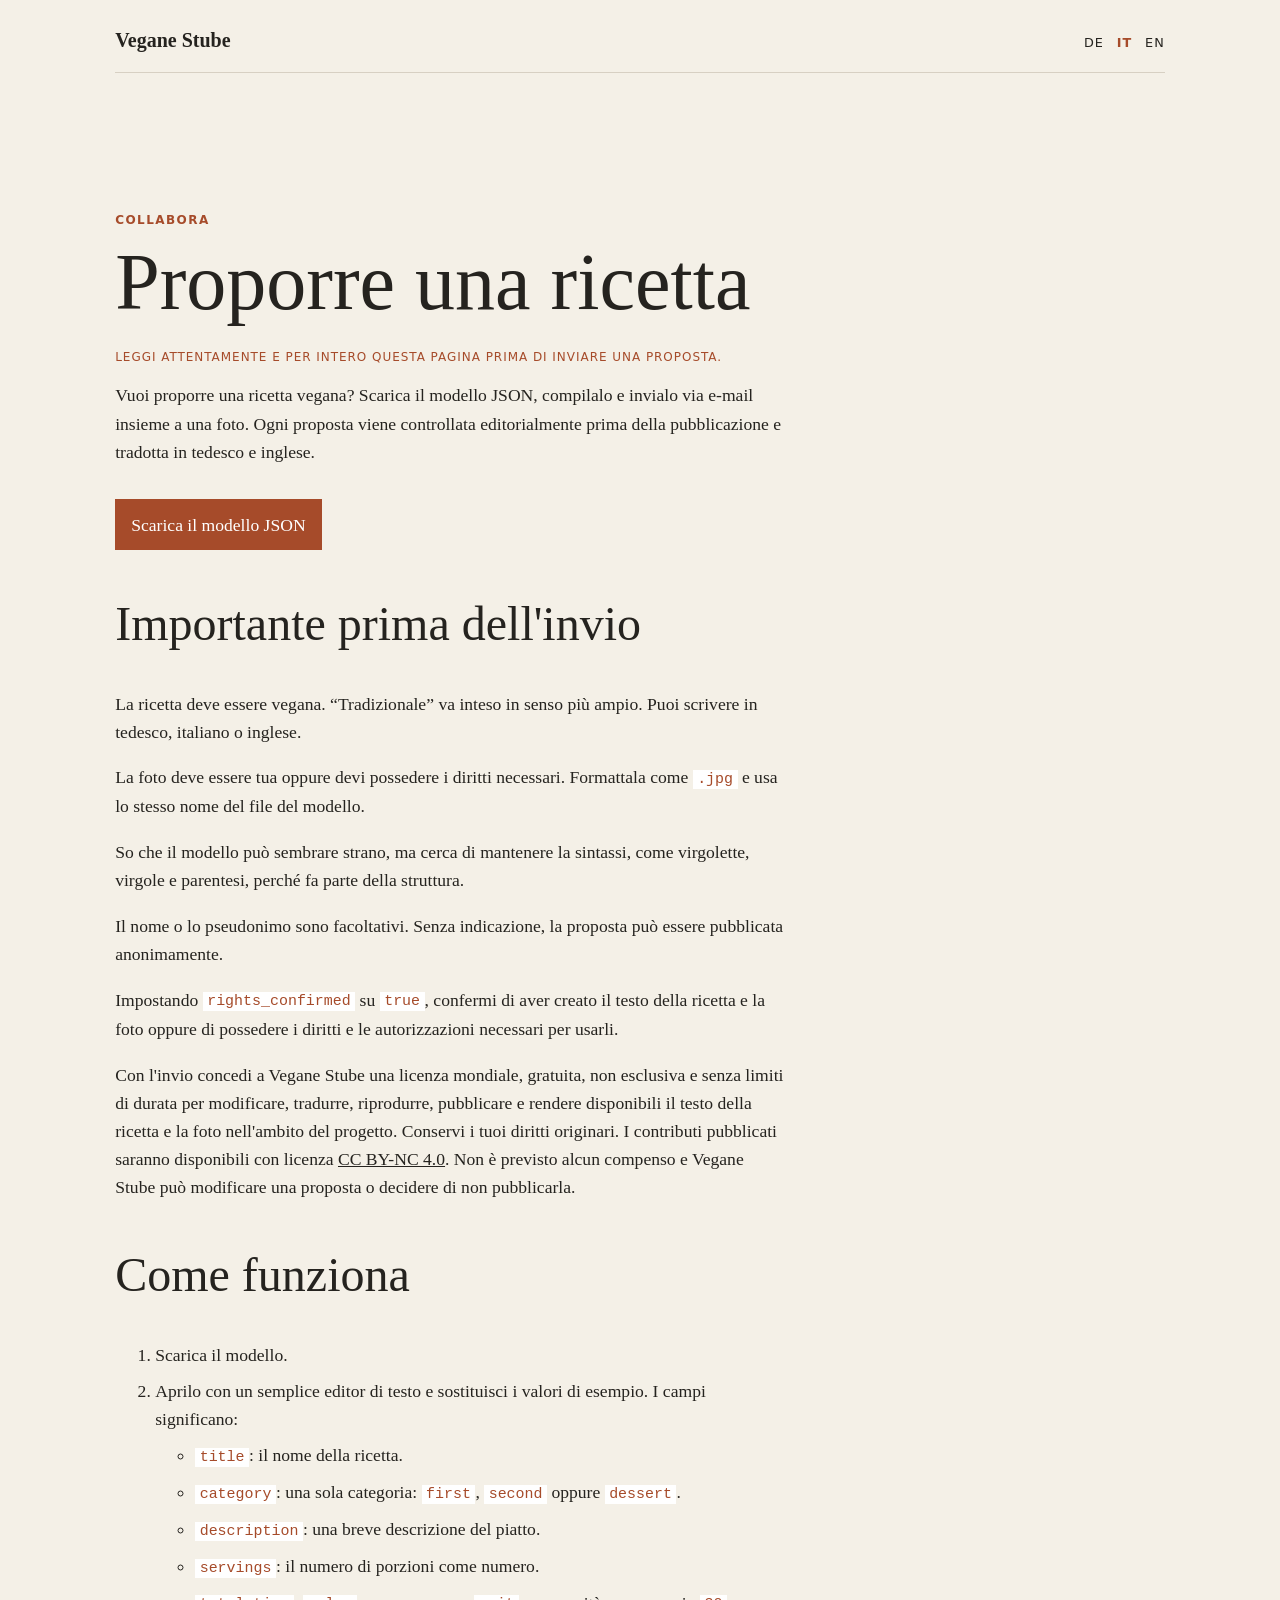
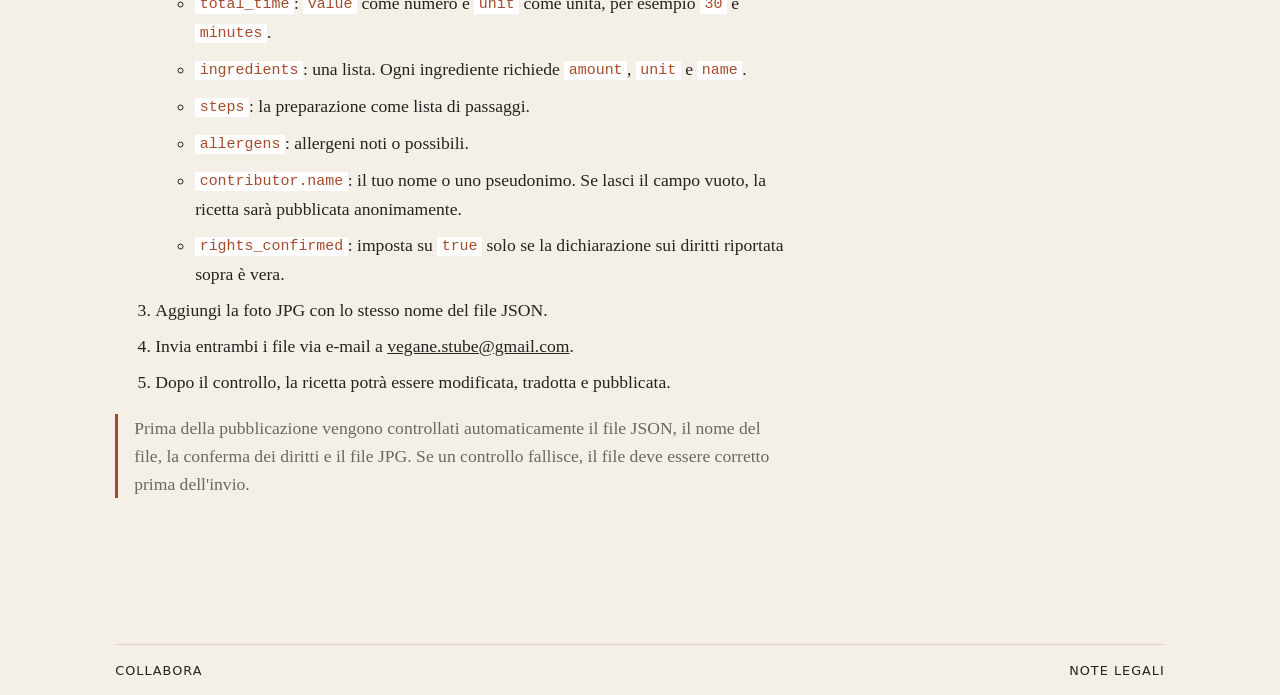
<file: it/mitmachen/index.html>
<!doctype html>
<html lang="it">
<head>
  <meta charset="utf-8">
  <meta name="viewport" content="width=device-width, initial-scale=1">
  <title>Collabora – Vegane Stube</title>
  <link rel="stylesheet" href="../../assets/site.css?v=3">
</head>
<body>
  <header class="site-header">
    <a class="site-title" href="../../it/">Vegane Stube</a>
    <nav aria-label="Lingua"><a href="../../de/mitmachen/">DE</a><a href="./" aria-current="page">IT</a><a href="../../en/contribute/">EN</a></nav>
  </header>
  <main class="page">
    <p class="eyebrow">Collabora</p>
    <h1>Proporre una ricetta</h1>
    <p class="guide-warning">Leggi attentamente e per intero questa pagina prima di inviare una proposta.</p>
    <p>Vuoi proporre una ricetta vegana? Scarica il modello JSON, compilalo e invialo via e-mail insieme a una foto. Ogni proposta viene controllata editorialmente prima della pubblicazione e tradotta in tedesco e inglese.</p>
    <a class="button" href="../../template/recipe.json" download>Scarica il modello JSON</a>
    <h2>Importante prima dell'invio</h2>
    <p>La ricetta deve essere vegana. “Tradizionale” va inteso in senso più ampio. Puoi scrivere in tedesco, italiano o inglese.</p>
    <p>La foto deve essere tua oppure devi possedere i diritti necessari. Formattala come <code>.jpg</code> e usa lo stesso nome del file del modello.</p>
    <p>So che il modello può sembrare strano, ma cerca di mantenere la sintassi, come virgolette, virgole e parentesi, perché fa parte della struttura.</p>
    <p>Il nome o lo pseudonimo sono facoltativi. Senza indicazione, la proposta può essere pubblicata anonimamente.</p>
    <p>Impostando <code>rights_confirmed</code> su <code>true</code>, confermi di aver creato il testo della ricetta e la foto oppure di possedere i diritti e le autorizzazioni necessari per usarli.</p>
    <p>Con l'invio concedi a Vegane Stube una licenza mondiale, gratuita, non esclusiva e senza limiti di durata per modificare, tradurre, riprodurre, pubblicare e rendere disponibili il testo della ricetta e la foto nell'ambito del progetto. Conservi i tuoi diritti originari. I contributi pubblicati saranno disponibili con licenza <a href="../../CONTENT-LICENSE.md">CC BY-NC 4.0</a>. Non è previsto alcun compenso e Vegane Stube può modificare una proposta o decidere di non pubblicarla.</p>
    <h2>Come funziona</h2>
    <ol>
      <li>Scarica il modello.</li>
      <li>Aprilo con un semplice editor di testo e sostituisci i valori di esempio. I campi significano:
        <ul>
          <li><code>title</code>: il nome della ricetta.</li>
          <li><code>category</code>: una sola categoria: <code>first</code>, <code>second</code> oppure <code>dessert</code>.</li>
          <li><code>description</code>: una breve descrizione del piatto.</li>
          <li><code>servings</code>: il numero di porzioni come numero.</li>
          <li><code>total_time</code>: <code>value</code> come numero e <code>unit</code> come unità, per esempio <code>30</code> e <code>minutes</code>.</li>
          <li><code>ingredients</code>: una lista. Ogni ingrediente richiede <code>amount</code>, <code>unit</code> e <code>name</code>.</li>
          <li><code>steps</code>: la preparazione come lista di passaggi.</li>
          <li><code>allergens</code>: allergeni noti o possibili.</li>
          <li><code>contributor.name</code>: il tuo nome o uno pseudonimo. Se lasci il campo vuoto, la ricetta sarà pubblicata anonimamente.</li>
          <li><code>rights_confirmed</code>: imposta su <code>true</code> solo se la dichiarazione sui diritti riportata sopra è vera.</li>
        </ul>
      </li>
      <li>Aggiungi la foto JPG con lo stesso nome del file JSON.</li>
      <li>Invia entrambi i file via e-mail a <a href="mailto:vegane.stube@gmail.com">vegane.stube@gmail.com</a>.</li>
      <li>Dopo il controllo, la ricetta potrà essere modificata, tradotta e pubblicata.</li>
    </ol>
    <p class="notice">Prima della pubblicazione vengono controllati automaticamente il file JSON, il nome del file, la conferma dei diritti e il file JPG. Se un controllo fallisce, il file deve essere corretto prima dell'invio.</p>
  </main>
  <footer class="site-footer"><a href="./">Collabora</a><a href="../legal/">Note legali</a></footer>
</body>
</html>
</file>
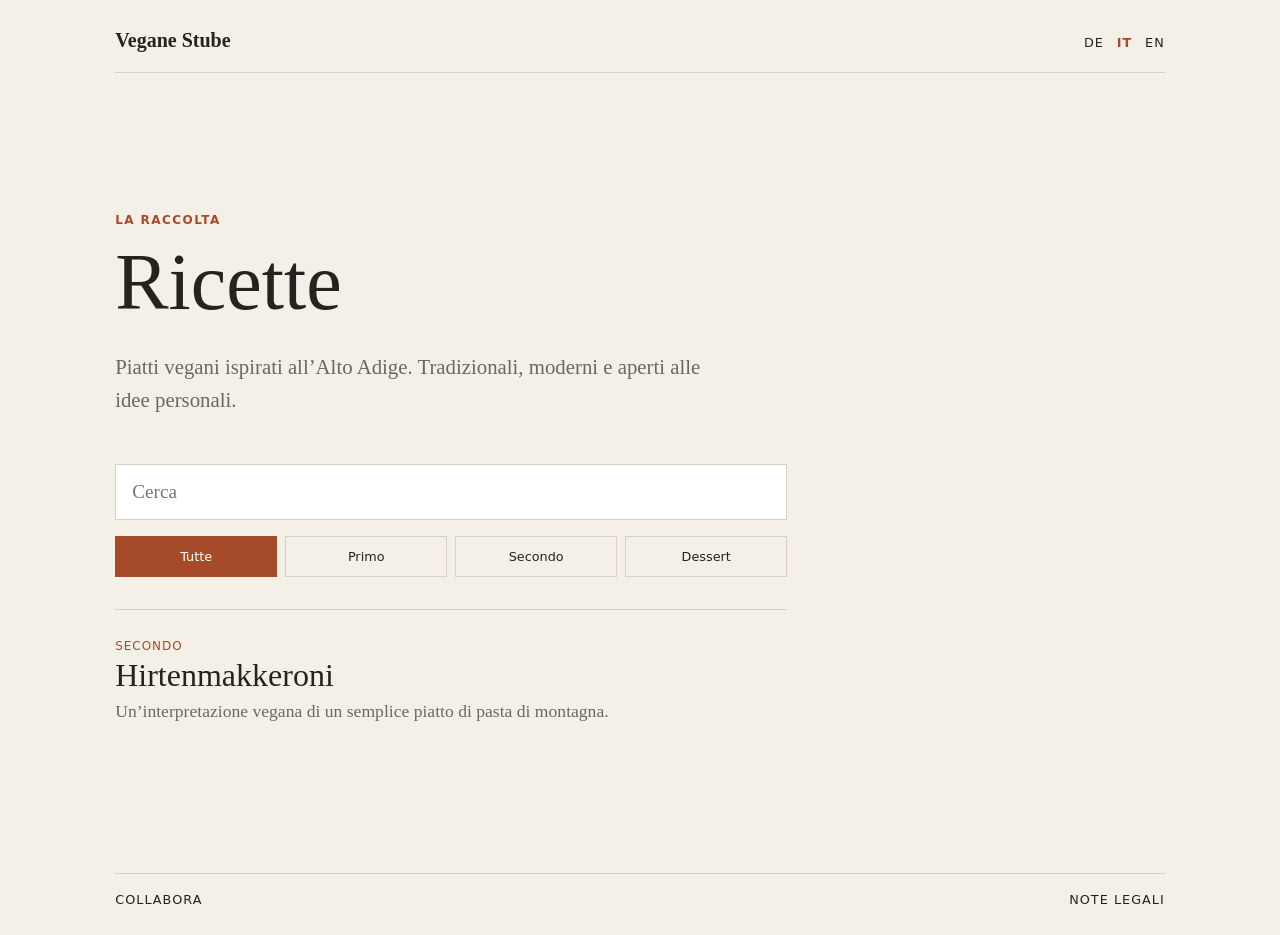
<file: it/ricette/index.html>
<!doctype html>
<html lang="it">
<head>
  <meta charset="utf-8">
  <meta name="viewport" content="width=device-width, initial-scale=1">
  <meta name="description" content="Piatti vegani ispirati all’Alto Adige. Tradizionali, moderni e aperti alle idee personali.">
  <title>Ricette – Vegane Stube</title>
  <link rel="stylesheet" href="../../assets/site.css?v=3">
</head>
<body>
  <header class="site-header"><a class="site-title" href="../../it/">Vegane Stube</a><nav aria-label="Lingua"><a href="../../de/rezepte/">DE</a><a href="../../it/ricette/" aria-current="page">IT</a><a href="../../en/recipes/">EN</a></nav></header>
  <main class="page" data-collection-page>
    <p class="eyebrow">La raccolta</p>
    <h1>Ricette</h1>
    <p class="intro">Piatti vegani ispirati all’Alto Adige. Tradizionali, moderni e aperti alle idee personali.</p>
    <div class="collection-tools">
      <input id="recipe-search" type="search" aria-label="Cerca per titolo" placeholder="Cerca" autocomplete="off">
      <div class="category-filters" role="group" aria-label="Filtra per categoria">
        <button type="button" class="filter-button is-active" data-category-filter="all">Tutte</button>
        <button type="button" class="filter-button" data-category-filter="first">Primo</button>
        <button type="button" class="filter-button" data-category-filter="second">Secondo</button>
        <button type="button" class="filter-button" data-category-filter="dessert">Dessert</button>
      </div>
      <p class="filter-empty" hidden>Nessuna ricetta corrispondente.</p>
    </div>
    <div class="recipe-list">
      <a class="recipe-card" data-category="second" data-title="hirtenmakkeroni" href="?recipe=hirtenmakkeroni">
        <span class="recipe-meta">Secondo</span>
        <h2>Hirtenmakkeroni</h2>
        <p>Un’interpretazione vegana di un semplice piatto di pasta di montagna.</p>
      </a></div>
  </main>
  <main class="page" data-recipe-page hidden>
    <a class="back-link" href="./">← Torna alle ricette</a>
    <p class="eyebrow" data-category></p>
    <h1 data-title></h1>
    <img class="recipe-image" data-recipe-image hidden>
    <p class="recipe-intro" data-description></p>
    <p class="recipe-meta" data-contributor></p>
    <p class="recipe-meta">Per <span data-servings></span> · <span data-time></span></p>
    <p class="recipe-note"><strong>Allergeni:</strong> Soia e glutine possono essere presenti a seconda dei prodotti utilizzati. Controllare sempre gli ingredienti.</p>
    <div class="recipe-layout"><section><h2>Ingredienti</h2><ul data-ingredients></ul><h2>Preparazione</h2><ol data-steps></ol></section></div>
  </main>
  <p class="page notice" data-error hidden>Impossibile caricare la ricetta.</p>
  <footer class="site-footer"><a href="../../it/mitmachen/">Collabora</a><a href="../../it/legal/">Note legali</a></footer>
  <script src="../../assets/collection.js?v=1"></script>
  <script src="../../assets/recipe.js?v=10"></script>
</body>
</html>
</file>
<file: assets/site.css>
:root {
  color-scheme: light;
  --paper: #f4f0e7;
  --ink: #25231f;
  --muted: #6d685e;
  --accent: #a64b2a;
  --line: #d7d0c3;
  font-family: Georgia, "Times New Roman", serif;
}

* { box-sizing: border-box; }

body {
  display: flex;
  flex-direction: column;
  max-width: 72rem;
  min-height: 100vh;
  margin: 0 auto;
  padding: 1.5rem clamp(1.25rem, 4vw, 4rem);
  background: var(--paper);
  color: var(--ink);
  font-size: 1.1rem;
  line-height: 1.6;
}

main { flex: 1; }

a { color: inherit; }
a:hover { color: var(--accent); }

.site-header, .site-footer {
  display: flex;
  justify-content: space-between;
  gap: 1rem;
  align-items: baseline;
}

.site-header { border-bottom: 1px solid var(--line); padding-bottom: 1rem; }
.site-title { font-size: 1.25rem; font-weight: bold; text-decoration: none; }
nav, .site-footer { font-family: system-ui, sans-serif; font-size: .8rem; letter-spacing: .08em; text-transform: uppercase; }
nav { display: flex; gap: .8rem; }
nav a { text-decoration: none; }
nav a[aria-current="page"] { color: var(--accent); font-weight: bold; }

main { padding: 8rem 0; }
.hero { max-width: 48rem; }
.eyebrow { color: var(--accent); font: bold .75rem/1.2 system-ui, sans-serif; letter-spacing: .12em; text-transform: uppercase; }
h1, h2 { font-weight: normal; line-height: 1.08; }
h1 { max-width: 12ch; margin: .75rem 0 1.5rem; font-size: clamp(3rem, 8vw, 6.5rem); }
h2 { font-size: clamp(2rem, 4vw, 3rem); }
.intro { max-width: 38rem; color: var(--muted); font-size: 1.3rem; }
.section { max-width: 34rem; margin-top: 10rem; }
.section-heading { border-top: 1px solid var(--line); padding-top: 1rem; }
.section-heading h2 { margin-top: .5rem; }
.button { display: inline-block; margin-top: 1rem; padding: .7rem 1rem; background: var(--accent); color: #fff; text-decoration: none; }
.button:hover { background: var(--ink); color: #fff; }
.button-secondary { margin-left: .5rem; background: transparent; color: var(--accent); border: 1px solid var(--accent); }
.button-secondary:hover { color: #fff; }
.page { max-width: 42rem; }
.page h1 { max-width: none; font-size: clamp(3rem, 8vw, 5rem); }
.page h2 { margin-top: 3rem; }
li { margin: .5rem 0; }
code { padding: .1em .3em; background: #fff; color: var(--accent); font-family: ui-monospace, SFMono-Regular, Menlo, Monaco, Consolas, monospace; font-size: .85em; }
.notice { border-left: 3px solid var(--accent); padding-left: 1rem; color: var(--muted); }
.recipe-list { display: grid; gap: 1rem; margin-top: 2rem; }
.collection-tools { margin-top: 3rem; }
.collection-tools input { width: 100%; padding: 1rem; border: 1px solid var(--line); background: #fff; color: var(--ink); font: 1.2rem Georgia, "Times New Roman", serif; }
.category-filters { display: flex; gap: .5rem; width: 100%; margin-top: 1rem; }
.filter-button { flex: 1; padding: .75rem; border: 1px solid var(--line); border-radius: 0; background: transparent; color: var(--ink); cursor: pointer; font: .8rem system-ui, sans-serif; transition: background-color .15s ease, border-color .15s ease, color .15s ease; }
.filter-button.is-active, .filter-button:hover { border-color: var(--accent); background: var(--accent); color: #fff; }
.filter-button:focus-visible, .collection-tools input:focus-visible { outline: 2px solid var(--accent); outline-offset: 3px; }
.filter-empty { color: var(--muted); }
.recipe-card { display: block; border-top: 1px solid var(--line); padding: 1.25rem 0; text-decoration: none; transition: padding-left .15s ease; }
.recipe-card:hover { padding-left: .75rem; }
.recipe-card h2 { margin: 0; font-size: 2rem; }
.recipe-card p { margin: .25rem 0 0; color: var(--muted); }
.recipe-meta { color: var(--accent); font: .75rem system-ui, sans-serif; letter-spacing: .08em; text-transform: uppercase; }
.guide-warning { color: var(--accent); font: .75rem system-ui, sans-serif; letter-spacing: .08em; text-transform: uppercase; }
.recipe-card[data-category="first"] .recipe-meta { color: #6c7d4d; }
.recipe-card[data-category="second"] .recipe-meta { color: var(--accent); }
.recipe-card[data-category="dessert"] .recipe-meta { color: #8a5b76; }
.recipe-layout { display: block; }
.recipe-layout h2 { margin-top: 0; }
.recipe-layout ul, .recipe-layout ol { padding-left: 1.25rem; }
.recipe-layout ol { max-width: 52rem; }
.recipe-intro { color: var(--muted); font-size: 1.3rem; }
.recipe-image { display: block; width: 100%; max-height: 30rem; margin: 2rem 0; object-fit: cover; }
.recipe-note { margin-top: 2rem; border-left: 3px solid var(--accent); padding-left: 1rem; }
.back-link { font: .8rem system-ui, sans-serif; text-transform: uppercase; letter-spacing: .08em; }
.site-footer { border-top: 1px solid var(--line); padding-top: 1rem; }
.site-footer a { text-decoration: none; }

@media (max-width: 35rem) {
  main { padding: 5rem 0; }
  .section { margin-top: 7rem; }
  .site-footer { align-items: flex-start; flex-direction: column; }
  .button-secondary { margin-left: 0; }
  .recipe-card:hover { padding-left: 0; }
}
</file>
